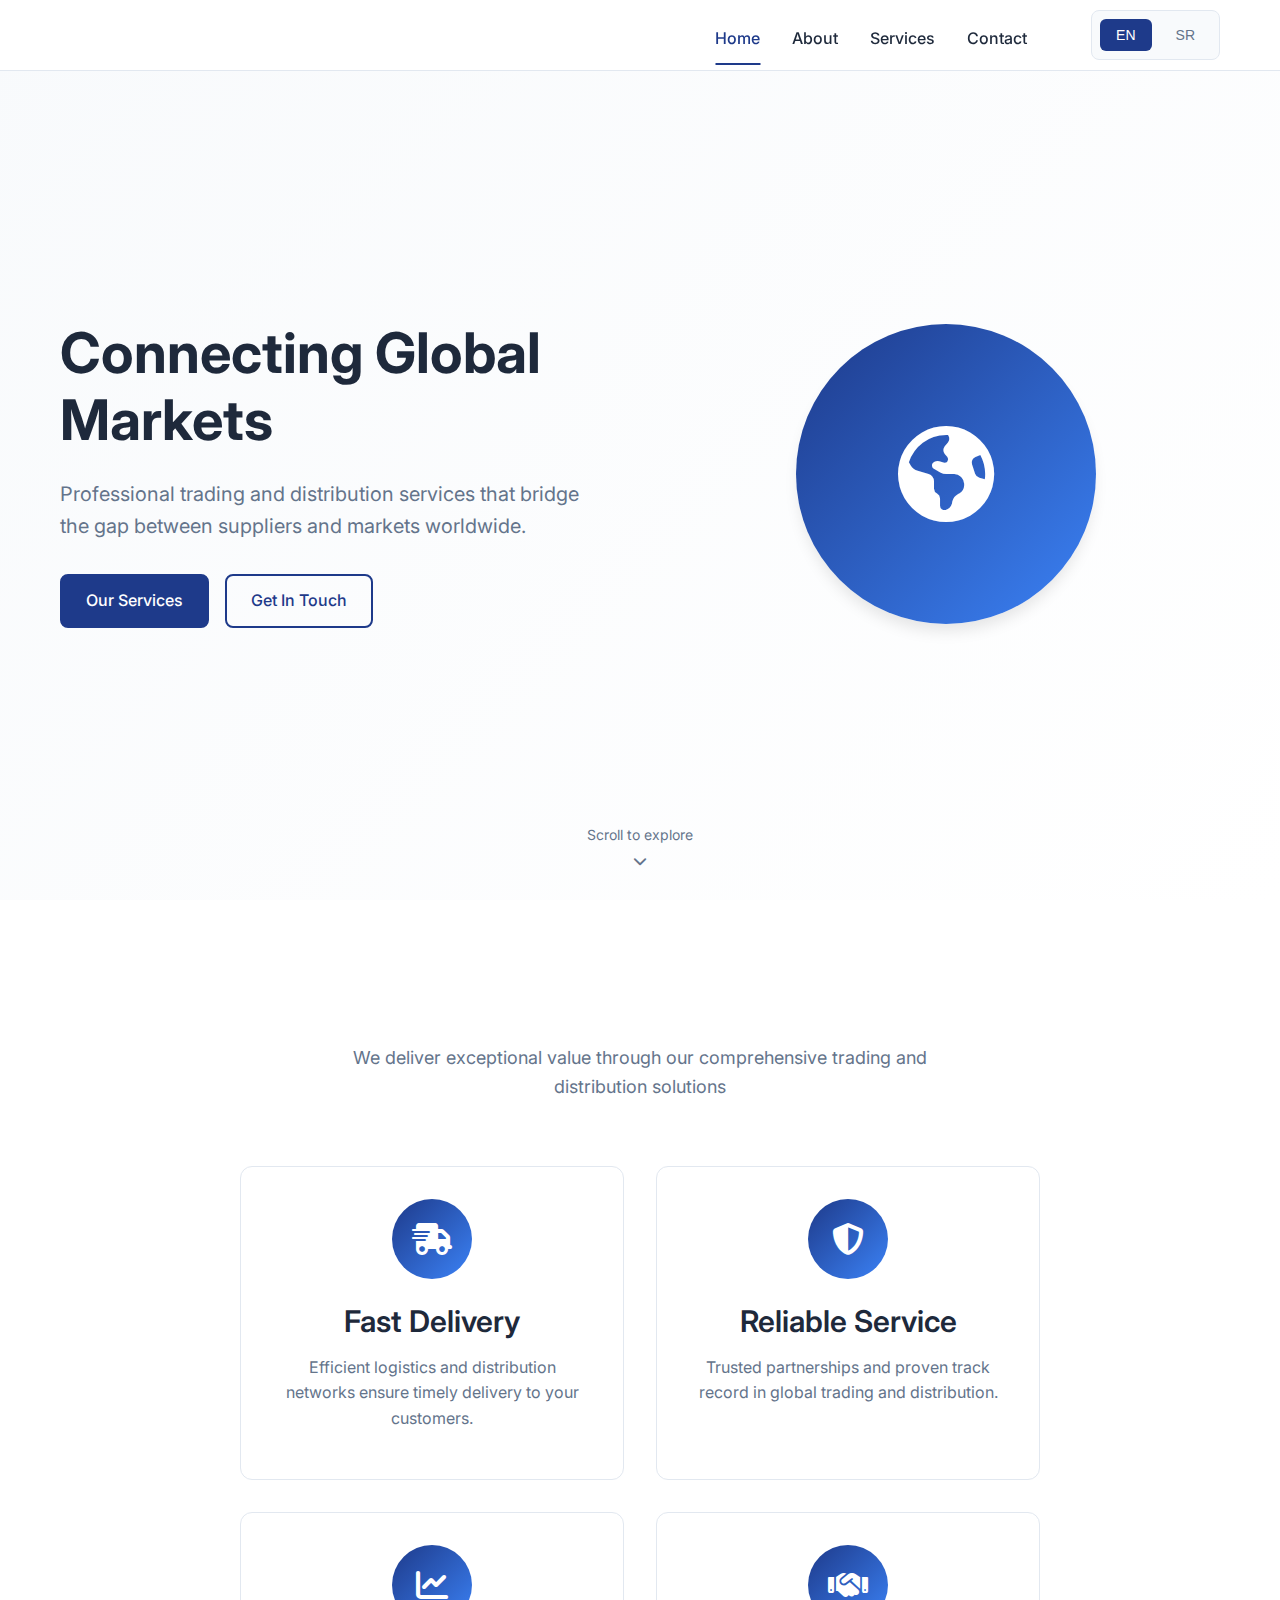
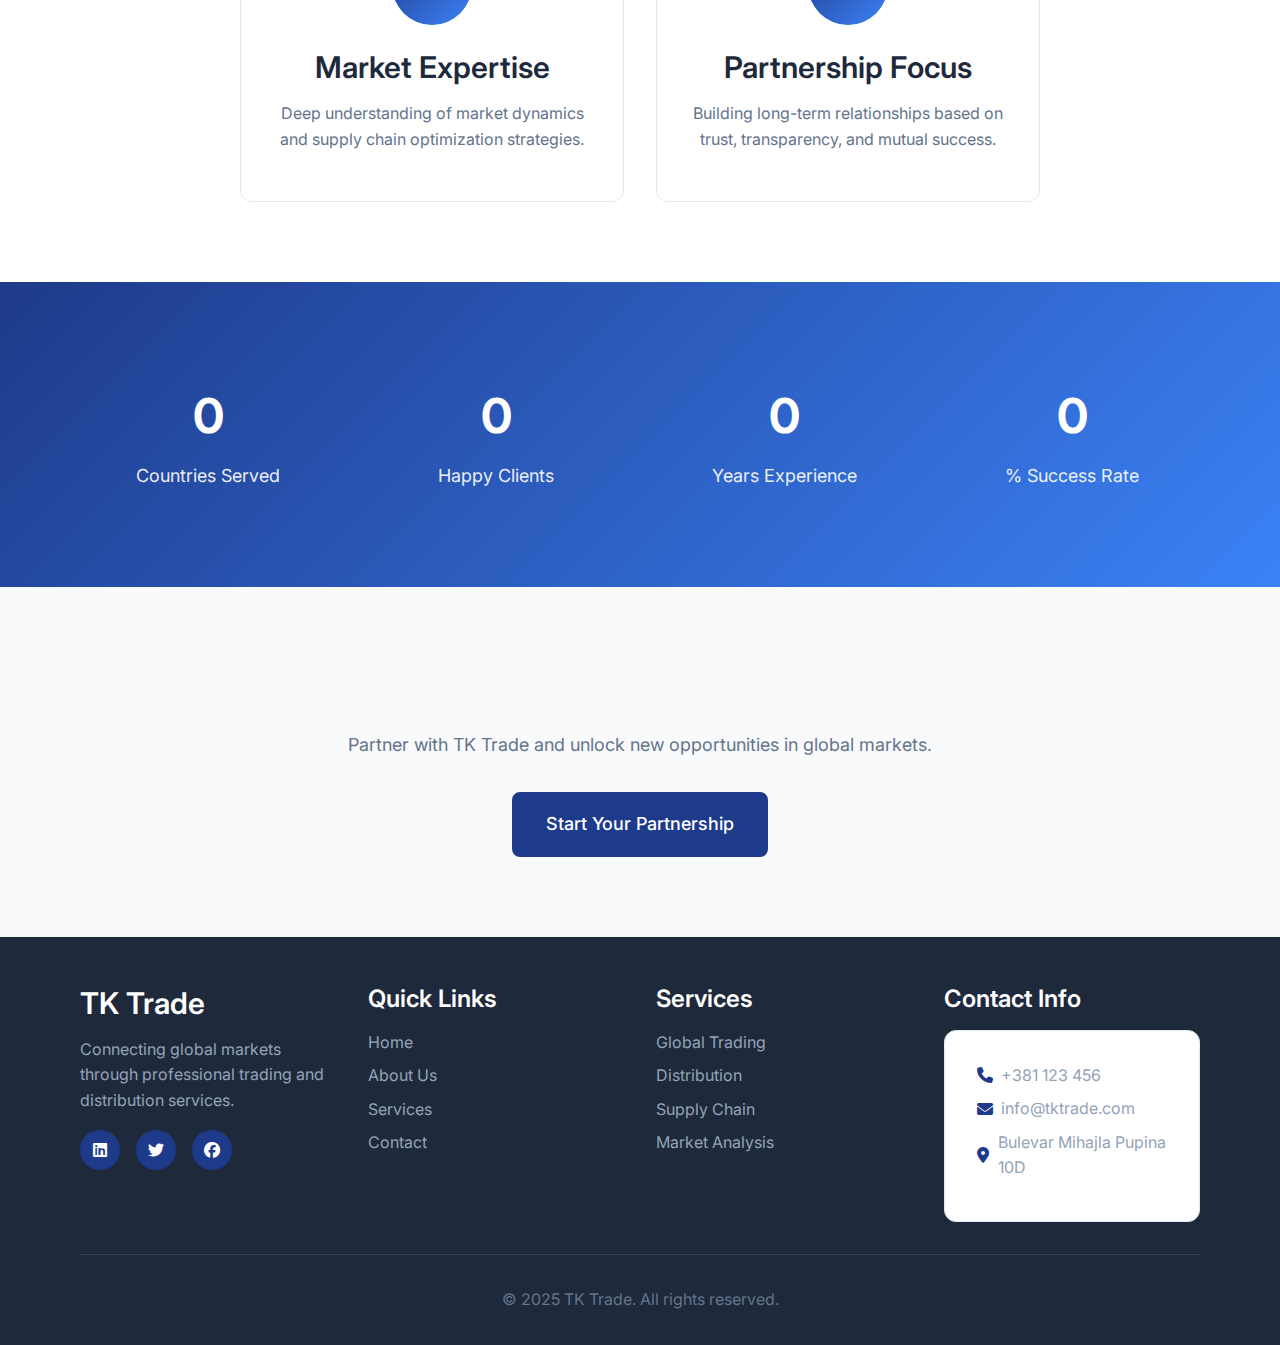
<file: index.html>
<!DOCTYPE html>
<html lang="en">
<head>
    <meta charset="UTF-8">
    <meta name="viewport" content="width=device-width, initial-scale=1.0">
    <meta name="description" content="TK Trade - Professional trading and distribution services with expertise in global markets and supply chain solutions.">
    <meta name="keywords" content="trading, distribution, supply chain, global markets, business solutions">
    <meta name="author" content="TK Trade">
    <title>TK Trade - Professional Trading & Distribution Services</title>
    <link rel="stylesheet" href="styles.css">
    <link rel="preconnect" href="https://fonts.googleapis.com">
    <link rel="preconnect" href="https://fonts.gstatic.com" crossorigin>
    <link href="https://fonts.googleapis.com/css2?family=Inter:wght@300;400;500;600;700&display=swap" rel="stylesheet">
    <link rel="stylesheet" href="https://cdnjs.cloudflare.com/ajax/libs/font-awesome/6.4.0/css/all.min.css">
</head>
<body>
    <!-- Navigation -->
    <nav class="navbar">
        <div class="nav-container">
            <div class="nav-logo">
                <h2>TK Trade</h2>
            </div>
            <div class="nav-menu" id="nav-menu">
                <a href="index.html" class="nav-link active" data-en="Home" data-sr="Početna" style="padding-top: 1rem;">Home</a>
                <a href="about.html" class="nav-link" data-en="About" data-sr="O nama" style="padding-top: 1rem;">About</a>
                <a href="services.html" class="nav-link" data-en="Services" data-sr="Usluge" style="padding-top: 1rem;">Services</a>
                <a href="contact.html" class="nav-link" data-en="Contact" data-sr="Kontakt" style="padding-top: 1rem;">Contact</a>
                <div class="language-toggle">
                    <button class="lang-btn active" data-lang="en">EN</button>
                    <button class="lang-btn" data-lang="sr">SR</button>
                </div>
            </div>
            <div class="nav-toggle" id="nav-toggle">
                <span class="bar"></span>
                <span class="bar"></span>
                <span class="bar"></span>
            </div>
        </div>
    </nav>

    <!-- Hero Section -->
    <section id="home" class="hero">
        <div class="hero-container">
            <div class="hero-content">
                <h1 class="hero-title fade-in" data-en="Connecting Global Markets" data-sr="Povezivanje globalnih tržišta">Connecting Global Markets</h1>
                <p class="hero-subtitle fade-in" data-en="Professional trading and distribution services that bridge the gap between suppliers and markets worldwide." data-sr="Profesionalne usluge trgovine i distribucije koje povezuju dobavljače i tržišta širom sveta.">Professional trading and distribution services that bridge the gap between suppliers and markets worldwide.</p>
                <div class="hero-buttons fade-in">
                    <a href="services.html" class="btn btn-primary" data-en="Our Services" data-sr="Naše usluge">Our Services</a>
                    <a href="contact.html" class="btn btn-secondary" data-en="Get In Touch" data-sr="Kontaktirajte nas">Get In Touch</a>
                </div>
            </div>
            <div class="hero-image">
                <div class="hero-graphic">
                    <i class="fas fa-globe-americas"></i>
                </div>
            </div>
        </div>
        <div class="hero-scroll">
            <div class="scroll-indicator">
                <span data-en="Scroll to explore" data-sr="Skrolujte da istražite">Scroll to explore</span>
                <i class="fas fa-chevron-down"></i>
            </div>
        </div>
    </section>

    <!-- Features Section -->
    <section class="features">
        <div class="container">
            <div class="section-header">
                <h2 data-en="Why Choose TK Trade?" data-sr="Zašto izabrati TK Trade?">Why Choose TK Trade?</h2>
                <p data-en="We deliver exceptional value through our comprehensive trading and distribution solutions" data-sr="Pružamo izuzetnu vrednost kroz naše sveobuhvatne rešenja za trgovinu i distribuciju">We deliver exceptional value through our comprehensive trading and distribution solutions</p>
            </div>
            <div class="features-grid">
                <div class="feature-card">
                    <div class="feature-icon">
                        <i class="fas fa-shipping-fast"></i>
                    </div>
                    <h3 data-en="Fast Delivery" data-sr="Brza dostava">Fast Delivery</h3>
                    <p data-en="Efficient logistics and distribution networks ensure timely delivery to your customers." data-sr="Efikasne logističke i distributivne mreže osiguravaju pravovremenu dostavu vašim kupcima.">Efficient logistics and distribution networks ensure timely delivery to your customers.</p>
                </div>
                <div class="feature-card">
                    <div class="feature-icon">
                        <i class="fas fa-shield-alt"></i>
                    </div>
                    <h3 data-en="Reliable Service" data-sr="Pouzdana usluga">Reliable Service</h3>
                    <p data-en="Trusted partnerships and proven track record in global trading and distribution." data-sr="Poverljiva partnerstva i dokazani rezultati u globalnoj trgovini i distribuciji.">Trusted partnerships and proven track record in global trading and distribution.</p>
                </div>
                <div class="feature-card">
                    <div class="feature-icon">
                        <i class="fas fa-chart-line"></i>
                    </div>
                    <h3 data-en="Market Expertise" data-sr="Tržišna stručnost">Market Expertise</h3>
                    <p data-en="Deep understanding of market dynamics and supply chain optimization strategies." data-sr="Duboko razumevanje tržišne dinamike i strategija optimizacije lanaca snabdevanja.">Deep understanding of market dynamics and supply chain optimization strategies.</p>
                </div>
                <div class="feature-card">
                    <div class="feature-icon">
                        <i class="fas fa-handshake"></i>
                    </div>
                    <h3 data-en="Partnership Focus" data-sr="Fokus na partnerstvo">Partnership Focus</h3>
                    <p data-en="Building long-term relationships based on trust, transparency, and mutual success." data-sr="Izgradnja dugoročnih odnosa zasnovanih na poverenju, transparentnosti i zajedničkom uspehu.">Building long-term relationships based on trust, transparency, and mutual success.</p>
                </div>
            </div>
        </div>
    </section>

    <!-- Stats Section -->
    <section class="stats">
        <div class="container">
            <div class="stats-grid">
                <div class="stat-item">
                    <div class="stat-number" data-target="150">0</div>
                    <div class="stat-label" data-en="Countries Served" data-sr="Zemlje koje opslužujemo">Countries Served</div>
                </div>
                <div class="stat-item">
                    <div class="stat-number" data-target="500">0</div>
                    <div class="stat-label" data-en="Happy Clients" data-sr="Zadovoljni klijenti">Happy Clients</div>
                </div>
                <div class="stat-item">
                    <div class="stat-number" data-target="25">0</div>
                    <div class="stat-label" data-en="Years Experience" data-sr="Godina iskustva">Years Experience</div>
                </div>
                <div class="stat-item">
                    <div class="stat-number" data-target="99">0</div>
                    <div class="stat-label" data-en="% Success Rate" data-sr="% Stopa uspeha">% Success Rate</div>
                </div>
            </div>
        </div>
    </section>

    <!-- CTA Section -->
    <section class="cta">
        <div class="container">
            <div class="cta-content">
                <h2 data-en="Ready to Expand Your Business?" data-sr="Spremni da proširite svoj biznis?">Ready to Expand Your Business?</h2>
                <p data-en="Partner with TK Trade and unlock new opportunities in global markets." data-sr="Partnerstvo sa TK Trade i otključajte nove mogućnosti na globalnim tržištima.">Partner with TK Trade and unlock new opportunities in global markets.</p>
                <a href="contact.html" class="btn btn-primary btn-large" data-en="Start Your Partnership" data-sr="Započnite partnerstvo">Start Your Partnership</a>
            </div>
        </div>
    </section>

    <!-- Footer -->
    <footer class="footer">
        <div class="container">
            <div class="footer-content">
                <div class="footer-section">
                    <h3>TK Trade</h3>
                    <p data-en="Connecting global markets through professional trading and distribution services." data-sr="Povezivanje globalnih tržišta kroz profesionalne usluge trgovine i distribucije.">Connecting global markets through professional trading and distribution services.</p>
                    <div class="social-links">
                        <a href="#"><i class="fab fa-linkedin"></i></a>
                        <a href="#"><i class="fab fa-twitter"></i></a>
                        <a href="#"><i class="fab fa-facebook"></i></a>
                    </div>
                </div>
                <div class="footer-section">
                    <h4 data-en="Quick Links" data-sr="Brze veze">Quick Links</h4>
                    <ul>
                        <li><a href="index.html" data-en="Home" data-sr="Početna">Home</a></li>
                        <li><a href="about.html" data-en="About Us" data-sr="O nama">About Us</a></li>
                        <li><a href="services.html" data-en="Services" data-sr="Usluge">Services</a></li>
                        <li><a href="contact.html" data-en="Contact" data-sr="Kontakt">Contact</a></li>
                    </ul>
                </div>
                <div class="footer-section">
                    <h4 data-en="Services" data-sr="Usluge">Services</h4>
                    <ul>
                        <li><a href="services.html" data-en="Global Trading" data-sr="Globalna trgovina">Global Trading</a></li>
                        <li><a href="services.html" data-en="Distribution" data-sr="Distribucija">Distribution</a></li>
                        <li><a href="services.html" data-en="Supply Chain" data-sr="Lanac snabdevanja">Supply Chain</a></li>
                        <li><a href="services.html" data-en="Market Analysis" data-sr="Analiza tržišta">Market Analysis</a></li>
                    </ul>
                </div>
              <div class="footer-section">
                    <h4 data-en="Contact Info" data-sr="Kontakt informacije">Contact Info</h4>
                    <div class="contact-info">
                        <p><i class="fas fa-phone"></i> +381 123 456</p>
                        <p><i class="fas fa-envelope"></i> info@tktrade.com</p>
                        <p><i class="fas fa-map-marker-alt"></i> Bulevar Mihajla Pupina 10D</p>
                    </div>
                </div>
            </div>
            <div class="footer-bottom">
                <p>&copy; 2025 TK Trade. All rights reserved.</p>
            </div>
        </div>
    </footer>

    <script src="script.js"></script>
</body>
</html>
</file>
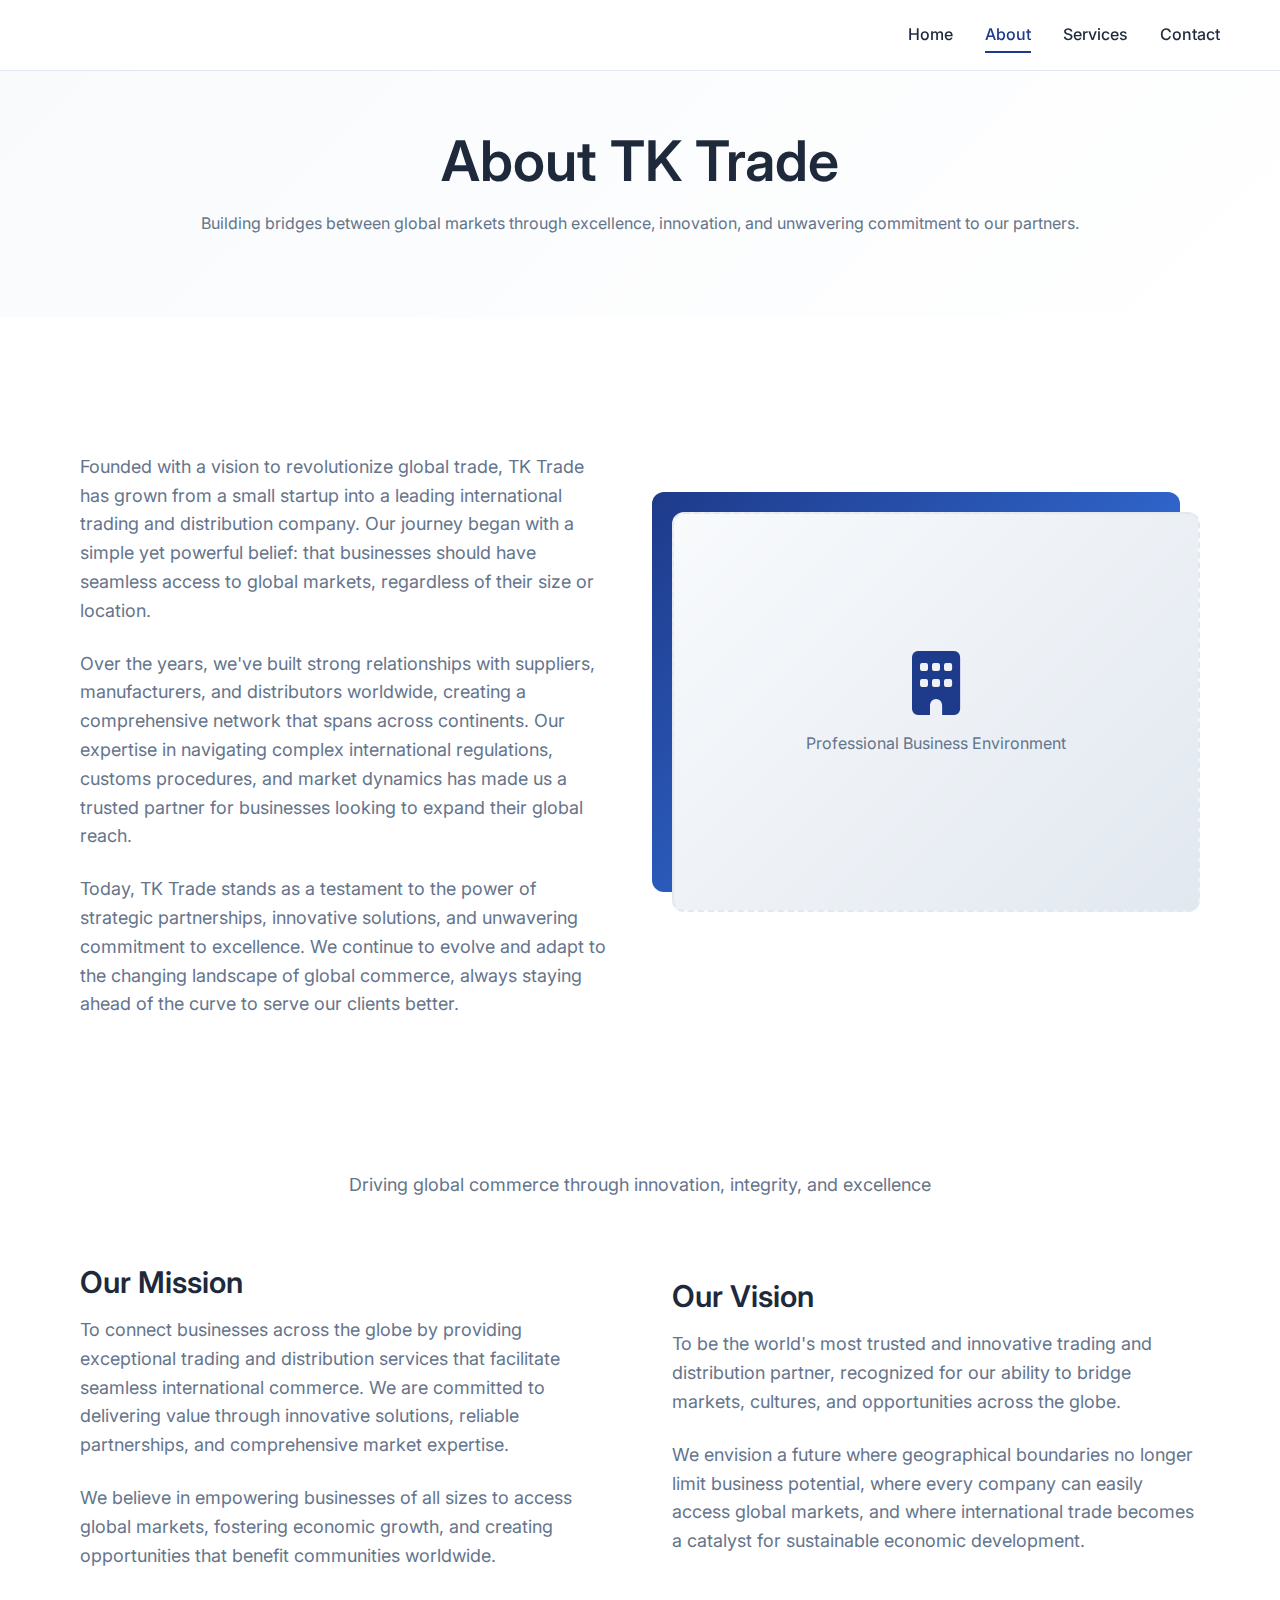
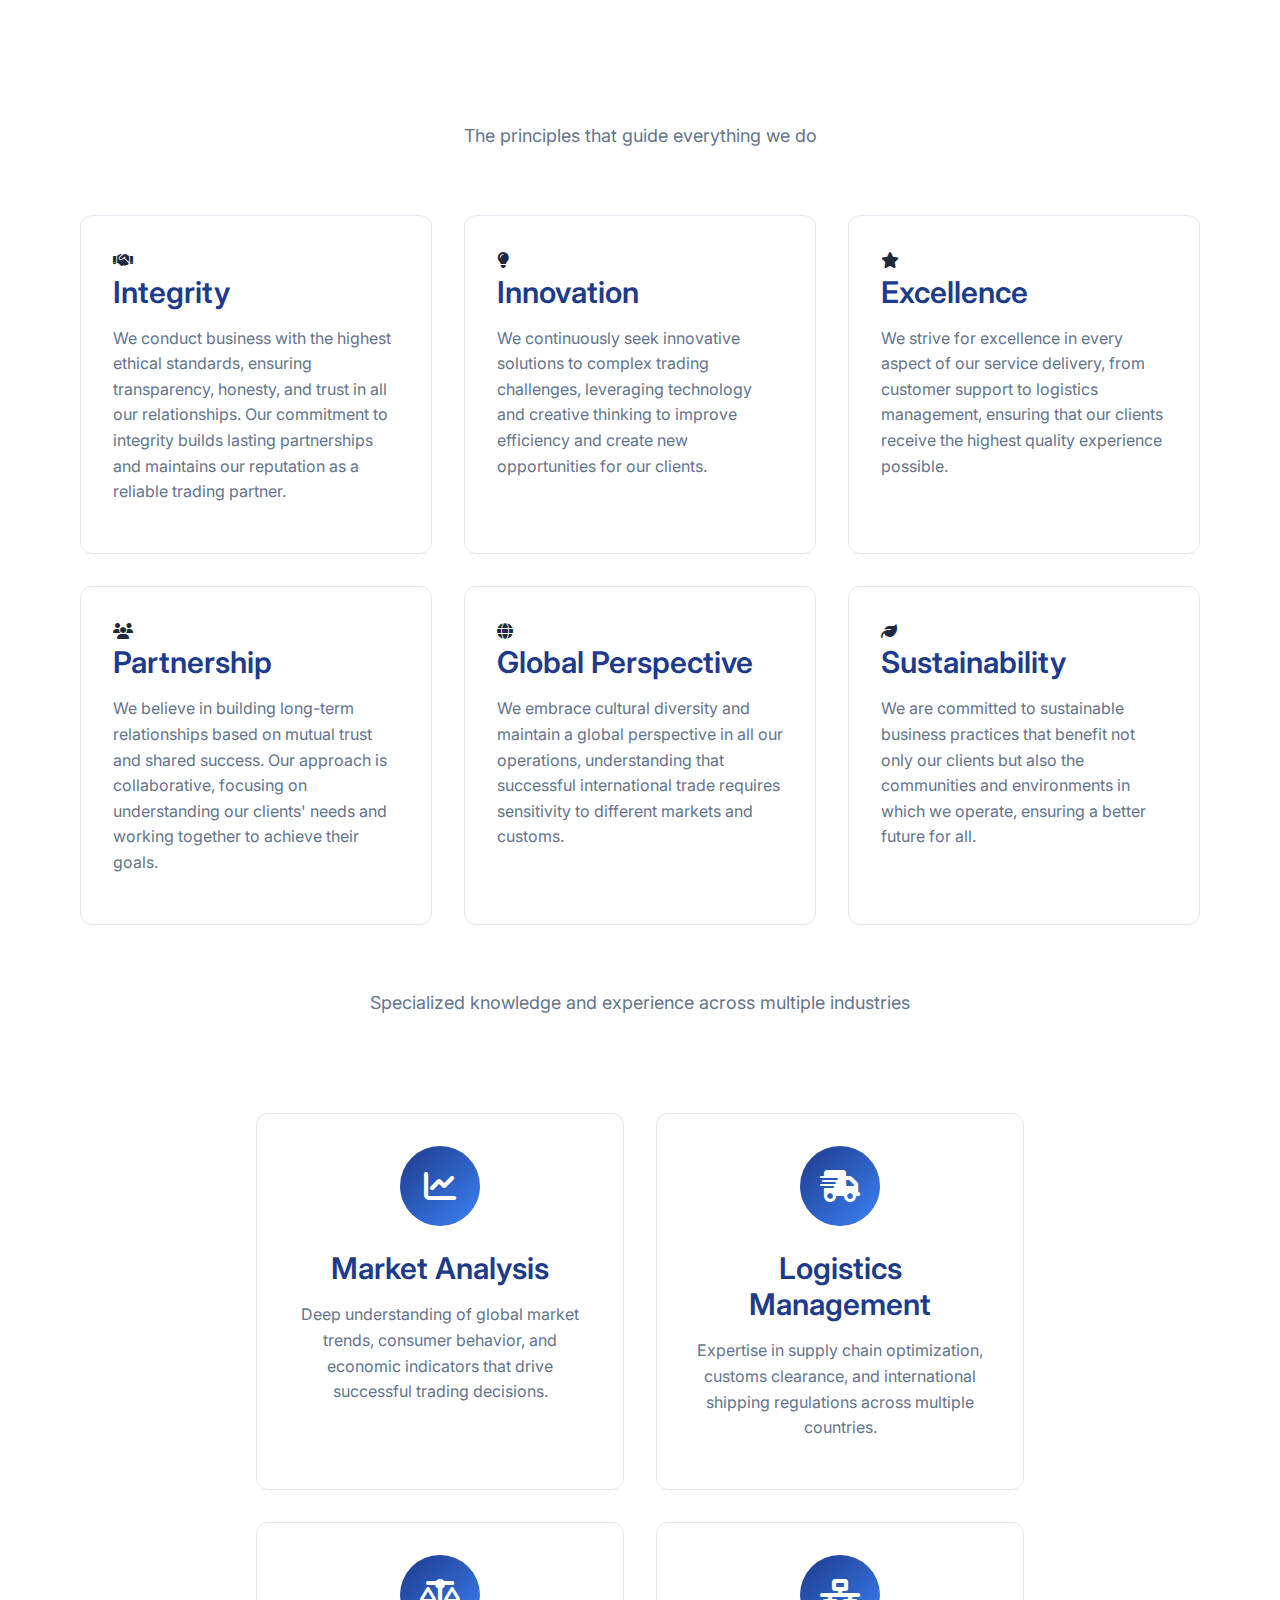
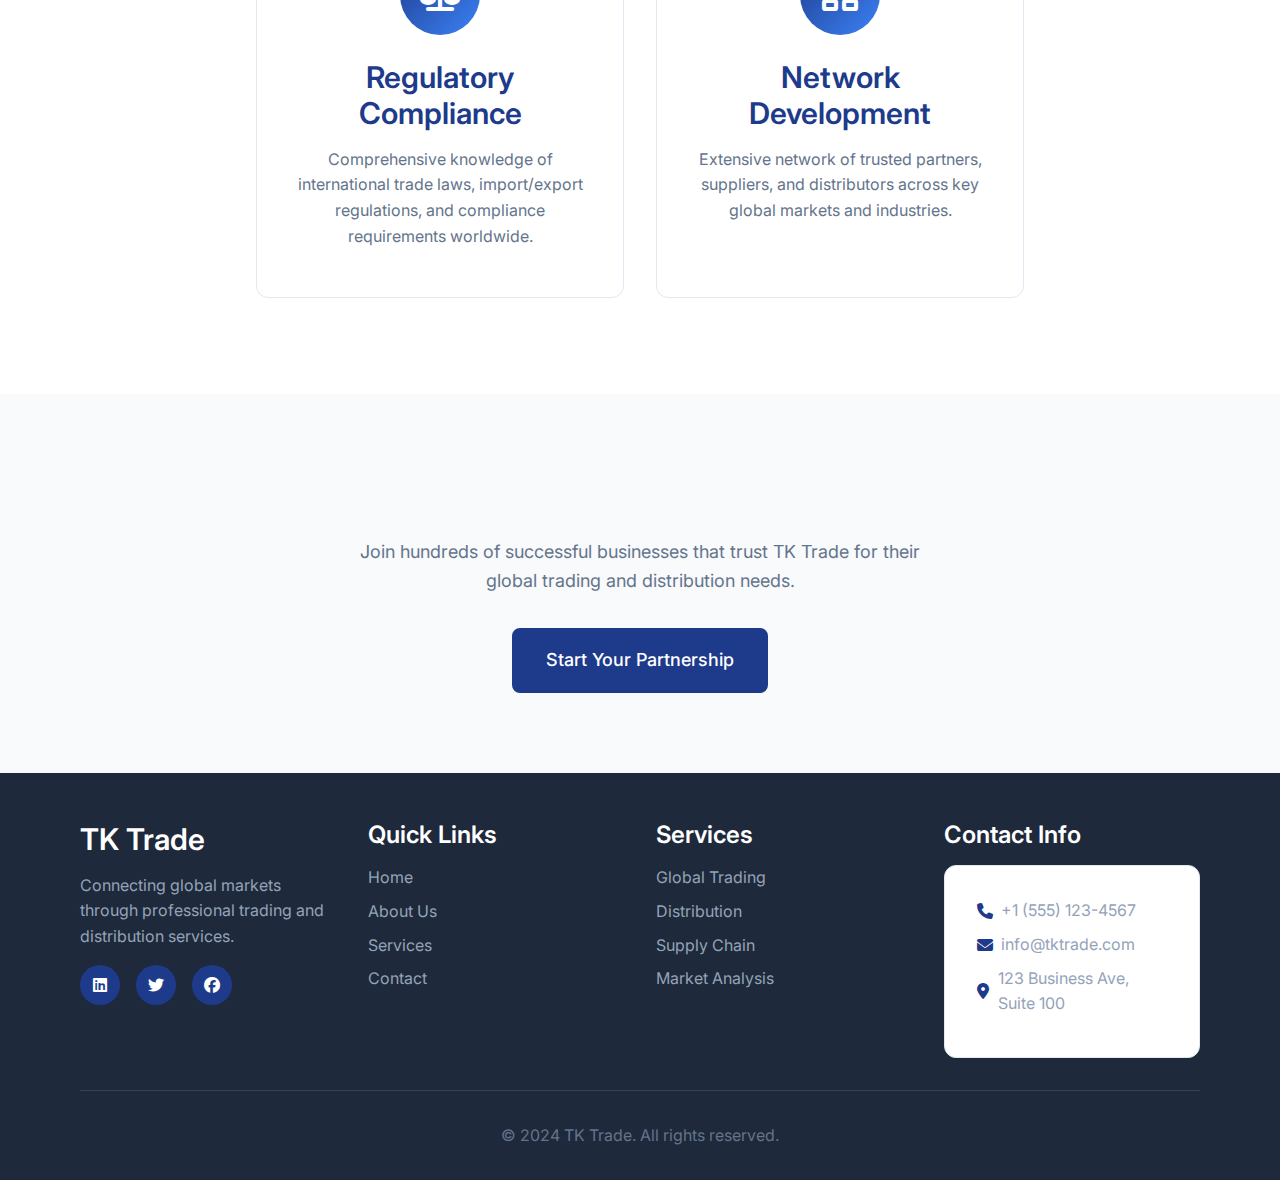
<file: about.html>
<!DOCTYPE html>
<html lang="en">
<head>
    <meta charset="UTF-8">
    <meta name="viewport" content="width=device-width, initial-scale=1.0">
    <meta name="description" content="Learn about TK Trade's mission, values, and expertise in global trading and distribution services. Discover our commitment to excellence and innovation.">
    <meta name="keywords" content="about TK Trade, company mission, trading expertise, distribution services, business values">
    <meta name="author" content="TK Trade">
    <title>About Us - TK Trade | Our Mission & Expertise</title>
    <link rel="stylesheet" href="styles.css">
    <link rel="preconnect" href="https://fonts.googleapis.com">
    <link rel="preconnect" href="https://fonts.gstatic.com" crossorigin>
    <link href="https://fonts.googleapis.com/css2?family=Inter:wght@300;400;500;600;700&display=swap" rel="stylesheet">
    <link rel="stylesheet" href="https://cdnjs.cloudflare.com/ajax/libs/font-awesome/6.4.0/css/all.min.css">
</head>
<body>
    <!-- Navigation -->
    <nav class="navbar">
        <div class="nav-container">
            <div class="nav-logo">
                <h2>TK Trade</h2>
            </div>
            <div class="nav-menu" id="nav-menu">
                <a href="index.html" class="nav-link">Home</a>
                <a href="about.html" class="nav-link active">About</a>
                <a href="services.html" class="nav-link">Services</a>
                <a href="contact.html" class="nav-link">Contact</a>
            </div>
            <div class="nav-toggle" id="nav-toggle">
                <span class="bar"></span>
                <span class="bar"></span>
                <span class="bar"></span>
            </div>
        </div>
    </nav>

    <!-- About Hero Section -->
    <section class="about-hero">
        <div class="container">
            <h1 class="fade-in">About TK Trade</h1>
            <p class="fade-in">Building bridges between global markets through excellence, innovation, and unwavering commitment to our partners.</p>
        </div>
    </section>

    <!-- About Content -->
    <section class="about-content">
        <div class="container">
            <div class="about-grid">
                <div class="about-text">
                    <h2>Our Story</h2>
                    <p>Founded with a vision to revolutionize global trade, TK Trade has grown from a small startup into a leading international trading and distribution company. Our journey began with a simple yet powerful belief: that businesses should have seamless access to global markets, regardless of their size or location.</p>
                    
                    <p>Over the years, we've built strong relationships with suppliers, manufacturers, and distributors worldwide, creating a comprehensive network that spans across continents. Our expertise in navigating complex international regulations, customs procedures, and market dynamics has made us a trusted partner for businesses looking to expand their global reach.</p>
                    
                    <p>Today, TK Trade stands as a testament to the power of strategic partnerships, innovative solutions, and unwavering commitment to excellence. We continue to evolve and adapt to the changing landscape of global commerce, always staying ahead of the curve to serve our clients better.</p>
                </div>
                <div class="about-image">
                    <div class="image-placeholder">
                        <i class="fas fa-building"></i>
                        <p>Professional Business Environment</p>
                    </div>
                </div>
            </div>

            <div class="section-header">
                <h2>Our Mission & Vision</h2>
                <p>Driving global commerce through innovation, integrity, and excellence</p>
            </div>

            <div class="about-grid">
                <div class="about-text">
                    <h3>Our Mission</h3>
                    <p>To connect businesses across the globe by providing exceptional trading and distribution services that facilitate seamless international commerce. We are committed to delivering value through innovative solutions, reliable partnerships, and comprehensive market expertise.</p>
                    
                    <p>We believe in empowering businesses of all sizes to access global markets, fostering economic growth, and creating opportunities that benefit communities worldwide.</p>
                </div>
                <div class="about-text">
                    <h3>Our Vision</h3>
                    <p>To be the world's most trusted and innovative trading and distribution partner, recognized for our ability to bridge markets, cultures, and opportunities across the globe.</p>
                    
                    <p>We envision a future where geographical boundaries no longer limit business potential, where every company can easily access global markets, and where international trade becomes a catalyst for sustainable economic development.</p>
                </div>
            </div>

            <div class="section-header">
                <h2>Our Core Values</h2>
                <p>The principles that guide everything we do</p>
            </div>

            <div class="values-grid">
                <div class="value-card">
                    <div class="value-icon">
                        <i class="fas fa-handshake"></i>
                    </div>
                    <h3>Integrity</h3>
                    <p>We conduct business with the highest ethical standards, ensuring transparency, honesty, and trust in all our relationships. Our commitment to integrity builds lasting partnerships and maintains our reputation as a reliable trading partner.</p>
                </div>

                <div class="value-card">
                    <div class="value-icon">
                        <i class="fas fa-lightbulb"></i>
                    </div>
                    <h3>Innovation</h3>
                    <p>We continuously seek innovative solutions to complex trading challenges, leveraging technology and creative thinking to improve efficiency and create new opportunities for our clients.</p>
                </div>

                <div class="value-card">
                    <div class="value-icon">
                        <i class="fas fa-star"></i>
                    </div>
                    <h3>Excellence</h3>
                    <p>We strive for excellence in every aspect of our service delivery, from customer support to logistics management, ensuring that our clients receive the highest quality experience possible.</p>
                </div>

                <div class="value-card">
                    <div class="value-icon">
                        <i class="fas fa-users"></i>
                    </div>
                    <h3>Partnership</h3>
                    <p>We believe in building long-term relationships based on mutual trust and shared success. Our approach is collaborative, focusing on understanding our clients' needs and working together to achieve their goals.</p>
                </div>

                <div class="value-card">
                    <div class="value-icon">
                        <i class="fas fa-globe"></i>
                    </div>
                    <h3>Global Perspective</h3>
                    <p>We embrace cultural diversity and maintain a global perspective in all our operations, understanding that successful international trade requires sensitivity to different markets and customs.</p>
                </div>

                <div class="value-card">
                    <div class="value-icon">
                        <i class="fas fa-leaf"></i>
                    </div>
                    <h3>Sustainability</h3>
                    <p>We are committed to sustainable business practices that benefit not only our clients but also the communities and environments in which we operate, ensuring a better future for all.</p>
                </div>
            </div>

            <div class="section-header">
                <h2>Our Expertise</h2>
                <p>Specialized knowledge and experience across multiple industries</p>
            </div>

            <div class="expertise-grid">
                <div class="expertise-item">
                    <div class="expertise-icon">
                        <i class="fas fa-chart-line"></i>
                    </div>
                    <h3>Market Analysis</h3>
                    <p>Deep understanding of global market trends, consumer behavior, and economic indicators that drive successful trading decisions.</p>
                </div>

                <div class="expertise-item">
                    <div class="expertise-icon">
                        <i class="fas fa-shipping-fast"></i>
                    </div>
                    <h3>Logistics Management</h3>
                    <p>Expertise in supply chain optimization, customs clearance, and international shipping regulations across multiple countries.</p>
                </div>

                <div class="expertise-item">
                    <div class="expertise-icon">
                        <i class="fas fa-balance-scale"></i>
                    </div>
                    <h3>Regulatory Compliance</h3>
                    <p>Comprehensive knowledge of international trade laws, import/export regulations, and compliance requirements worldwide.</p>
                </div>

                <div class="expertise-item">
                    <div class="expertise-icon">
                        <i class="fas fa-network-wired"></i>
                    </div>
                    <h3>Network Development</h3>
                    <p>Extensive network of trusted partners, suppliers, and distributors across key global markets and industries.</p>
                </div>
            </div>
        </div>
    </section>

    <!-- CTA Section -->
    <section class="cta">
        <div class="container">
            <div class="cta-content">
                <h2>Ready to Partner With Us?</h2>
                <p>Join hundreds of successful businesses that trust TK Trade for their global trading and distribution needs.</p>
                <a href="contact.html" class="btn btn-primary btn-large">Start Your Partnership</a>
            </div>
        </div>
    </section>

    <!-- Footer -->
    <footer class="footer">
        <div class="container">
            <div class="footer-content">
                <div class="footer-section">
                    <h3>TK Trade</h3>
                    <p>Connecting global markets through professional trading and distribution services.</p>
                    <div class="social-links">
                        <a href="#"><i class="fab fa-linkedin"></i></a>
                        <a href="#"><i class="fab fa-twitter"></i></a>
                        <a href="#"><i class="fab fa-facebook"></i></a>
                    </div>
                </div>
                <div class="footer-section">
                    <h4>Quick Links</h4>
                    <ul>
                        <li><a href="index.html">Home</a></li>
                        <li><a href="about.html">About Us</a></li>
                        <li><a href="services.html">Services</a></li>
                        <li><a href="contact.html">Contact</a></li>
                    </ul>
                </div>
                <div class="footer-section">
                    <h4>Services</h4>
                    <ul>
                        <li><a href="services.html">Global Trading</a></li>
                        <li><a href="services.html">Distribution</a></li>
                        <li><a href="services.html">Supply Chain</a></li>
                        <li><a href="services.html">Market Analysis</a></li>
                    </ul>
                </div>
                <div class="footer-section">
                    <h4>Contact Info</h4>
                    <div class="contact-info">
                        <p><i class="fas fa-phone"></i> +1 (555) 123-4567</p>
                        <p><i class="fas fa-envelope"></i> info@tktrade.com</p>
                        <p><i class="fas fa-map-marker-alt"></i> 123 Business Ave, Suite 100</p>
                    </div>
                </div>
            </div>
            <div class="footer-bottom">
                <p>&copy; 2024 TK Trade. All rights reserved.</p>
            </div>
        </div>
    </footer>

    <script src="script.js"></script>
</body>
</html>
</file>
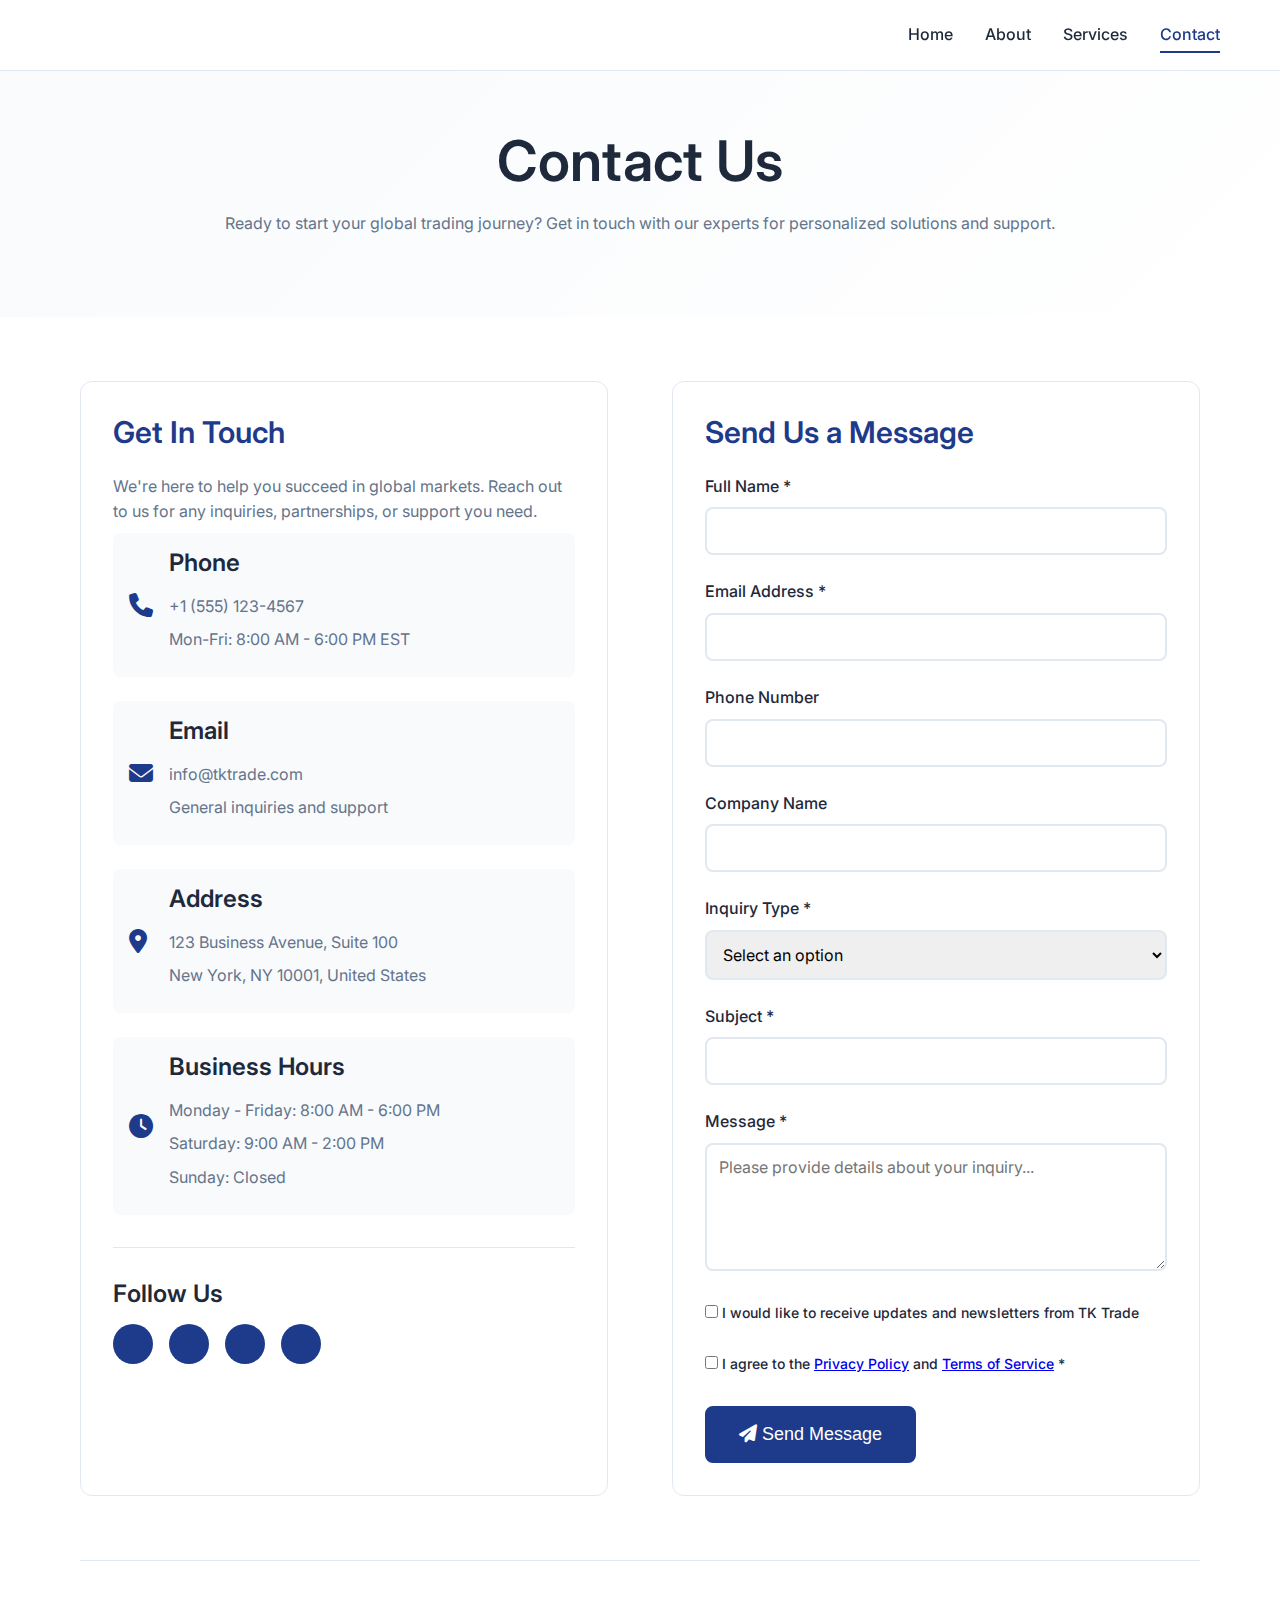
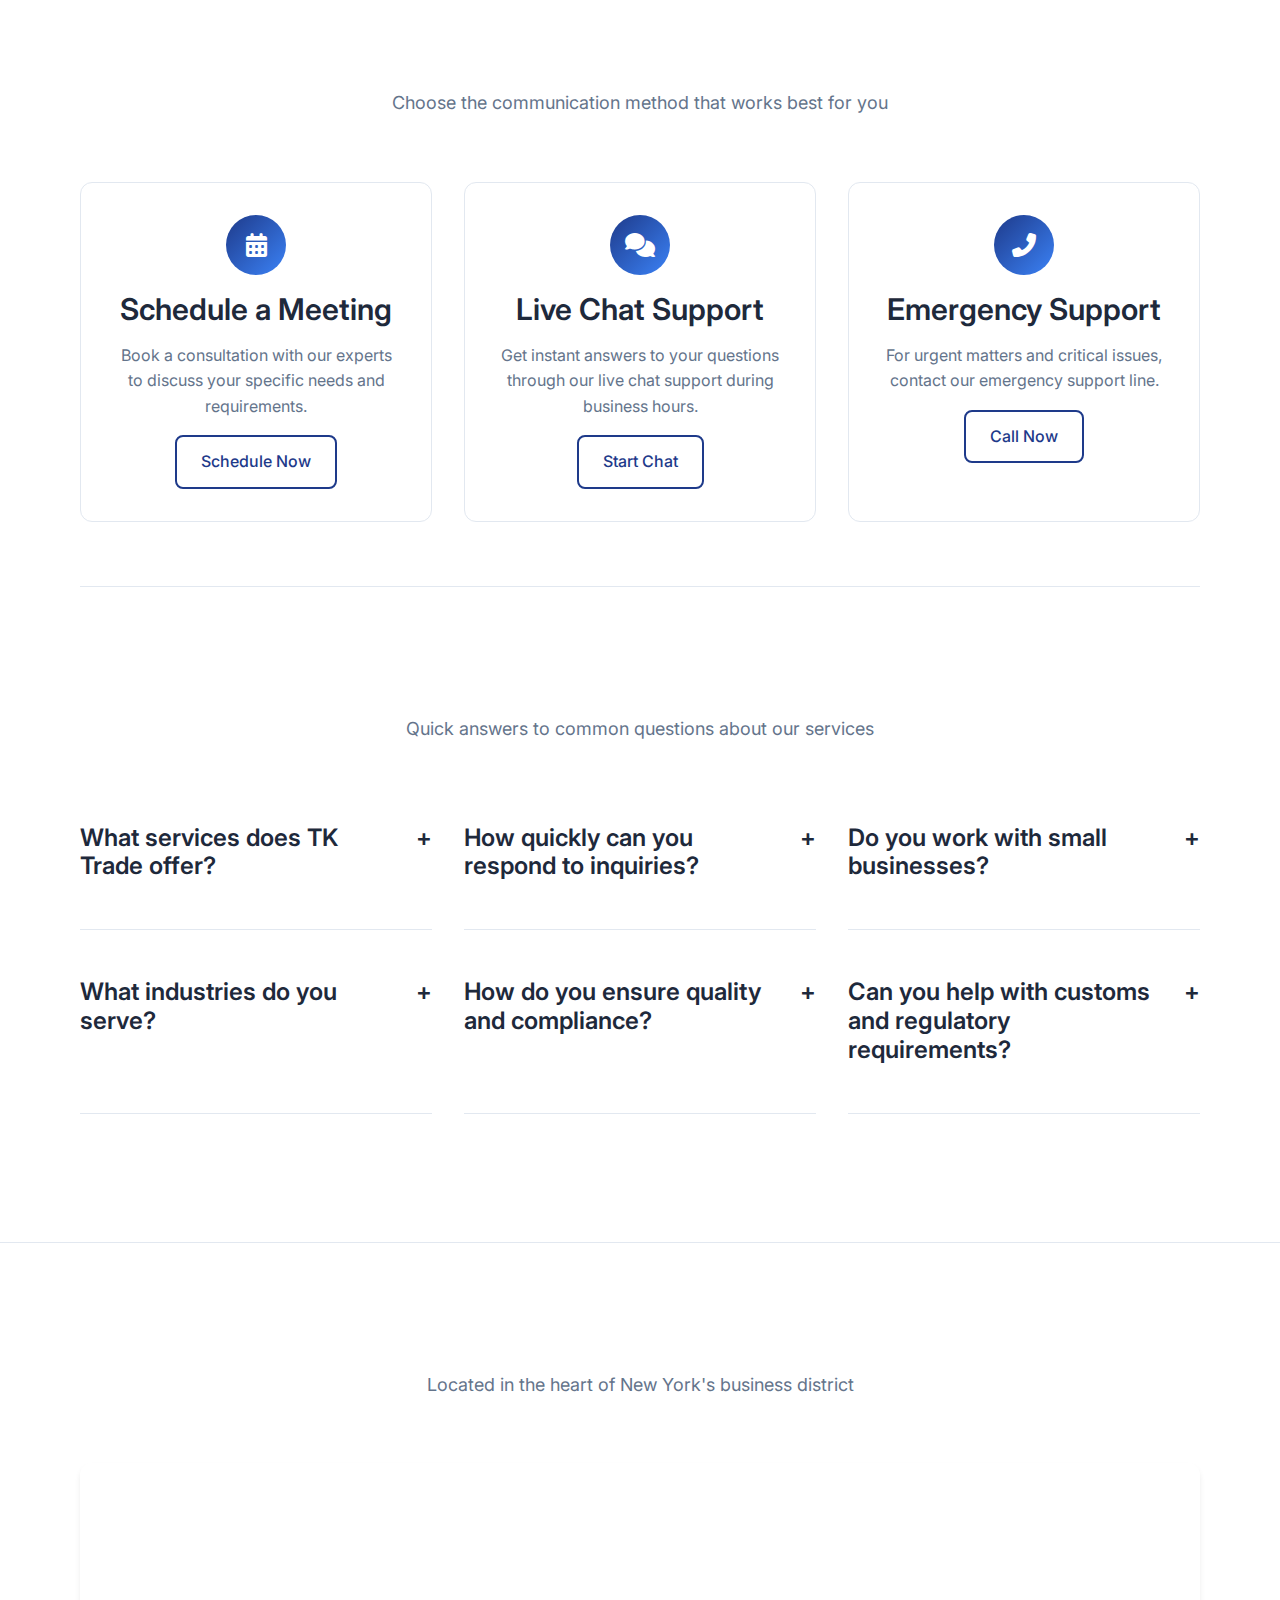
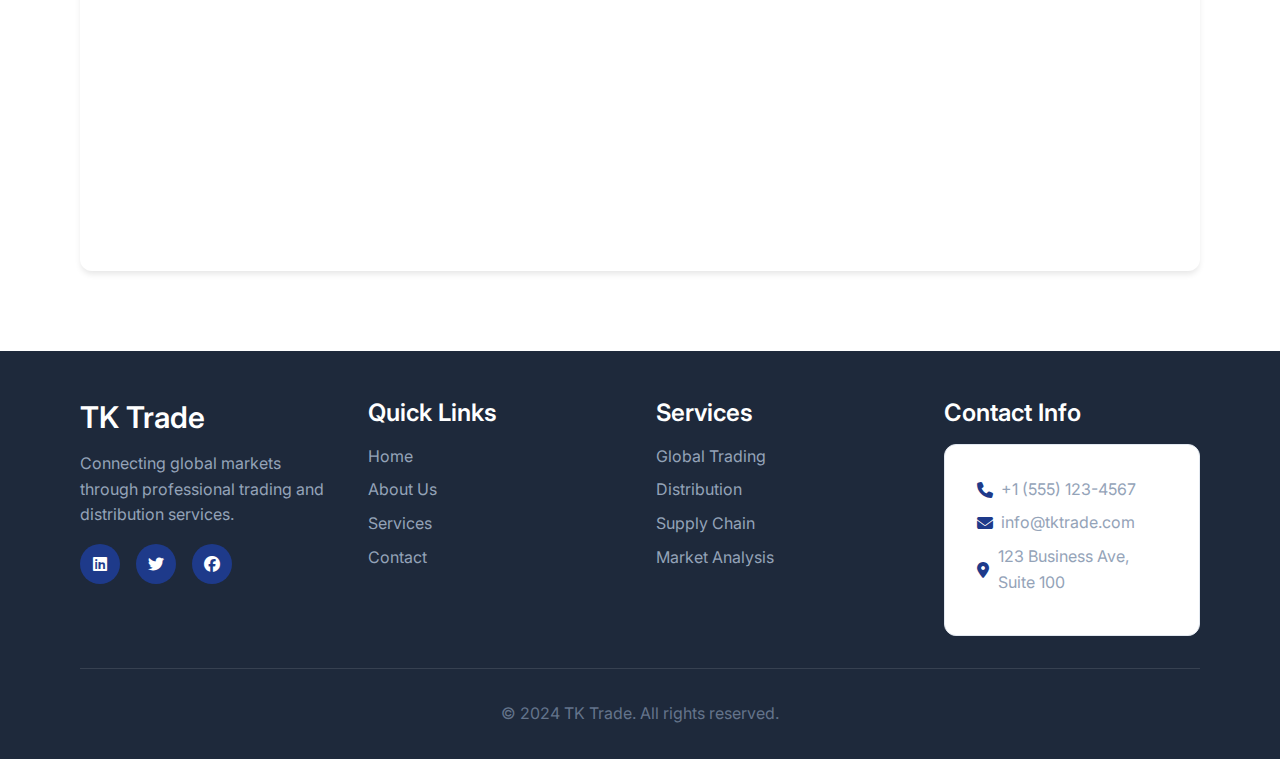
<file: contact.html>
<!DOCTYPE html>
<html lang="en">
<head>
    <meta charset="UTF-8">
    <meta name="viewport" content="width=device-width, initial-scale=1.0">
    <meta name="description" content="Contact TK Trade for professional trading and distribution services. Get in touch with our experts for business inquiries, partnerships, and support.">
    <meta name="keywords" content="contact TK Trade, business inquiry, trading services, distribution solutions, partnership">
    <meta name="author" content="TK Trade">
    <title>Contact Us - TK Trade | Get In Touch With Our Experts</title>
    <link rel="stylesheet" href="styles.css">
    <link rel="preconnect" href="https://fonts.googleapis.com">
    <link rel="preconnect" href="https://fonts.gstatic.com" crossorigin>
    <link href="https://fonts.googleapis.com/css2?family=Inter:wght@300;400;500;600;700&display=swap" rel="stylesheet">
    <link rel="stylesheet" href="https://cdnjs.cloudflare.com/ajax/libs/font-awesome/6.4.0/css/all.min.css">
</head>
<body>
    <!-- Navigation -->
    <nav class="navbar">
        <div class="nav-container">
            <div class="nav-logo">
                <h2>TK Trade</h2>
            </div>
            <div class="nav-menu" id="nav-menu">
                <a href="index.html" class="nav-link">Home</a>
                <a href="about.html" class="nav-link">About</a>
                <a href="services.html" class="nav-link">Services</a>
                <a href="contact.html" class="nav-link active">Contact</a>
            </div>
            <div class="nav-toggle" id="nav-toggle">
                <span class="bar"></span>
                <span class="bar"></span>
                <span class="bar"></span>
            </div>
        </div>
    </nav>

    <!-- Contact Hero Section -->
    <section class="contact-hero">
        <div class="container">
            <h1 class="fade-in">Contact Us</h1>
            <p class="fade-in">Ready to start your global trading journey? Get in touch with our experts for personalized solutions and support.</p>
        </div>
    </section>

    <!-- Contact Content -->
    <section class="contact-content">
        <div class="container">
            <div class="contact-grid">
                <!-- Contact Information -->
                <div class="contact-info">
                    <h3>Get In Touch</h3>
                    <p>We're here to help you succeed in global markets. Reach out to us for any inquiries, partnerships, or support you need.</p>
                    
                    <div class="contact-item">
                        <i class="fas fa-phone"></i>
                        <div>
                            <h4>Phone</h4>
                            <p>+1 (555) 123-4567</p>
                            <p>Mon-Fri: 8:00 AM - 6:00 PM EST</p>
                        </div>
                    </div>

                    <div class="contact-item">
                        <i class="fas fa-envelope"></i>
                        <div>
                            <h4>Email</h4>
                            <p>info@tktrade.com</p>
                            <p>General inquiries and support</p>
                        </div>
                    </div>

                    <div class="contact-item">
                        <i class="fas fa-map-marker-alt"></i>
                        <div>
                            <h4>Address</h4>
                            <p>123 Business Avenue, Suite 100</p>
                            <p>New York, NY 10001, United States</p>
                        </div>
                    </div>

                    <div class="contact-item">
                        <i class="fas fa-clock"></i>
                        <div>
                            <h4>Business Hours</h4>
                            <p>Monday - Friday: 8:00 AM - 6:00 PM</p>
                            <p>Saturday: 9:00 AM - 2:00 PM</p>
                            <p>Sunday: Closed</p>
                        </div>
                    </div>

                    <div class="social-contact">
                        <h4>Follow Us</h4>
                        <div class="social-links">
                            <a href="#" title="LinkedIn"><i class="fab fa-linkedin"></i></a>
                            <a href="#" title="Twitter"><i class="fab fa-twitter"></i></a>
                            <a href="#" title="Facebook"><i class="fab fa-facebook"></i></a>
                            <a href="#" title="Instagram"><i class="fab fa-instagram"></i></a>
                        </div>
                    </div>
                </div>

                <!-- Contact Form -->
                <div class="contact-form">
                    <h3>Send Us a Message</h3>
                    <form id="contactForm" action="#" method="POST">
                        <div class="form-group">
                            <label for="name">Full Name *</label>
                            <input type="text" id="name" name="name" required>
                        </div>

                        <div class="form-group">
                            <label for="email">Email Address *</label>
                            <input type="email" id="email" name="email" required>
                        </div>

                        <div class="form-group">
                            <label for="phone">Phone Number</label>
                            <input type="tel" id="phone" name="phone">
                        </div>

                        <div class="form-group">
                            <label for="company">Company Name</label>
                            <input type="text" id="company" name="company">
                        </div>

                        <div class="form-group">
                            <label for="inquiry-type">Inquiry Type *</label>
                            <select id="inquiry-type" name="inquiry-type" required>
                                <option value="">Select an option</option>
                                <option value="general">General Inquiry</option>
                                <option value="partnership">Partnership Opportunity</option>
                                <option value="services">Service Information</option>
                                <option value="support">Customer Support</option>
                                <option value="quote">Request Quote</option>
                                <option value="other">Other</option>
                            </select>
                        </div>

                        <div class="form-group">
                            <label for="subject">Subject *</label>
                            <input type="text" id="subject" name="subject" required>
                        </div>

                        <div class="form-group">
                            <label for="message">Message *</label>
                            <textarea id="message" name="message" rows="5" required placeholder="Please provide details about your inquiry..."></textarea>
                        </div>

                        <div class="form-group checkbox-group">
                            <label class="checkbox-label">
                                <input type="checkbox" id="newsletter" name="newsletter">
                                <span class="checkmark"></span>
                                I would like to receive updates and newsletters from TK Trade
                            </label>
                        </div>

                        <div class="form-group checkbox-group">
                            <label class="checkbox-label">
                                <input type="checkbox" id="privacy" name="privacy" required>
                                <span class="checkmark"></span>
                                I agree to the <a href="#" target="_blank">Privacy Policy</a> and <a href="#" target="_blank">Terms of Service</a> *
                            </label>
                        </div>

                        <button type="submit" class="btn btn-primary btn-large">
                            <i class="fas fa-paper-plane"></i>
                            Send Message
                        </button>
                    </form>
                </div>
            </div>

            <!-- Additional Contact Options -->
            <div class="contact-options">
                <div class="section-header">
                    <h2>Other Ways to Connect</h2>
                    <p>Choose the communication method that works best for you</p>
                </div>

                <div class="options-grid">
                    <div class="option-card">
                        <div class="option-icon">
                            <i class="fas fa-calendar-alt"></i>
                        </div>
                        <h3>Schedule a Meeting</h3>
                        <p>Book a consultation with our experts to discuss your specific needs and requirements.</p>
                        <a href="#" class="btn btn-secondary">Schedule Now</a>
                    </div>

                    <div class="option-card">
                        <div class="option-icon">
                            <i class="fas fa-comments"></i>
                        </div>
                        <h3>Live Chat Support</h3>
                        <p>Get instant answers to your questions through our live chat support during business hours.</p>
                        <a href="#" class="btn btn-secondary">Start Chat</a>
                    </div>

                    <div class="option-card">
                        <div class="option-icon">
                            <i class="fas fa-phone-alt"></i>
                        </div>
                        <h3>Emergency Support</h3>
                        <p>For urgent matters and critical issues, contact our emergency support line.</p>
                        <a href="tel:+15551234567" class="btn btn-secondary">Call Now</a>
                    </div>
                </div>
            </div>

            <!-- FAQ Section -->
            <div class="faq-section">
                <div class="section-header">
                    <h2>Frequently Asked Questions</h2>
                    <p>Quick answers to common questions about our services</p>
                </div>

                <div class="faq-grid">
                    <div class="faq-item">
                        <h4>What services does TK Trade offer?</h4>
                        <p>We provide comprehensive trading and distribution services including global trading, supply chain management, logistics, market analysis, and business consulting.</p>
                    </div>

                    <div class="faq-item">
                        <h4>How quickly can you respond to inquiries?</h4>
                        <p>We typically respond to all inquiries within 24 hours during business days. For urgent matters, please call our emergency support line.</p>
                    </div>

                    <div class="faq-item">
                        <h4>Do you work with small businesses?</h4>
                        <p>Yes, we work with businesses of all sizes, from startups to large enterprises. We tailor our services to meet your specific needs and budget.</p>
                    </div>

                    <div class="faq-item">
                        <h4>What industries do you serve?</h4>
                        <p>We serve multiple industries including technology, fashion, healthcare, automotive, food & beverage, and home & garden sectors.</p>
                    </div>

                    <div class="faq-item">
                        <h4>How do you ensure quality and compliance?</h4>
                        <p>We maintain strict quality control measures and ensure full compliance with international trade regulations and standards.</p>
                    </div>

                    <div class="faq-item">
                        <h4>Can you help with customs and regulatory requirements?</h4>
                        <p>Absolutely. Our team has extensive experience with customs clearance, documentation, and regulatory compliance across multiple countries.</p>
                    </div>
                </div>
            </div>
        </div>
    </section>

    <!-- Map Section -->
    <section class="map-section">
        <div class="container">
            <div class="section-header">
                <h2>Visit Our Office</h2>
                <p>Located in the heart of New York's business district</p>
            </div>
            <div class="map-container">
                <iframe 
                    src="https://www.google.com/maps/embed?pb=!1m18!1m12!1m3!1d3022.215319073685!2d-74.00601168459395!3d40.75889697932681!2m3!1f0!2f0!3f0!3m2!1i1024!2i768!4f13.1!3m3!1m2!1s0x89c25855c6480299%3A0x55194ec5a1ae072e!2sTimes%20Square%2C%20New%20York%2C%20NY%2010001%2C%20USA!5e0!3m2!1sen!2sus!4v1634567890123!5m2!1sen!2sus" 
                    width="100%" 
                    height="400" 
                    style="border:0;" 
                    allowfullscreen="" 
                    loading="lazy" 
                    referrerpolicy="no-referrer-when-downgrade">
                </iframe>
            </div>
        </div>
    </section>

    <!-- Footer -->
    <footer class="footer">
        <div class="container">
            <div class="footer-content">
                <div class="footer-section">
                    <h3>TK Trade</h3>
                    <p>Connecting global markets through professional trading and distribution services.</p>
                    <div class="social-links">
                        <a href="#"><i class="fab fa-linkedin"></i></a>
                        <a href="#"><i class="fab fa-twitter"></i></a>
                        <a href="#"><i class="fab fa-facebook"></i></a>
                    </div>
                </div>
                <div class="footer-section">
                    <h4>Quick Links</h4>
                    <ul>
                        <li><a href="index.html">Home</a></li>
                        <li><a href="about.html">About Us</a></li>
                        <li><a href="services.html">Services</a></li>
                        <li><a href="contact.html">Contact</a></li>
                    </ul>
                </div>
                <div class="footer-section">
                    <h4>Services</h4>
                    <ul>
                        <li><a href="services.html">Global Trading</a></li>
                        <li><a href="services.html">Distribution</a></li>
                        <li><a href="services.html">Supply Chain</a></li>
                        <li><a href="services.html">Market Analysis</a></li>
                    </ul>
                </div>
                <div class="footer-section">
                    <h4>Contact Info</h4>
                    <div class="contact-info">
                        <p><i class="fas fa-phone"></i> +1 (555) 123-4567</p>
                        <p><i class="fas fa-envelope"></i> info@tktrade.com</p>
                        <p><i class="fas fa-map-marker-alt"></i> 123 Business Ave, Suite 100</p>
                    </div>
                </div>
            </div>
            <div class="footer-bottom">
                <p>&copy; 2024 TK Trade. All rights reserved.</p>
            </div>
        </div>
    </footer>

    <script src="script.js"></script>
</body>
</html>
</file>
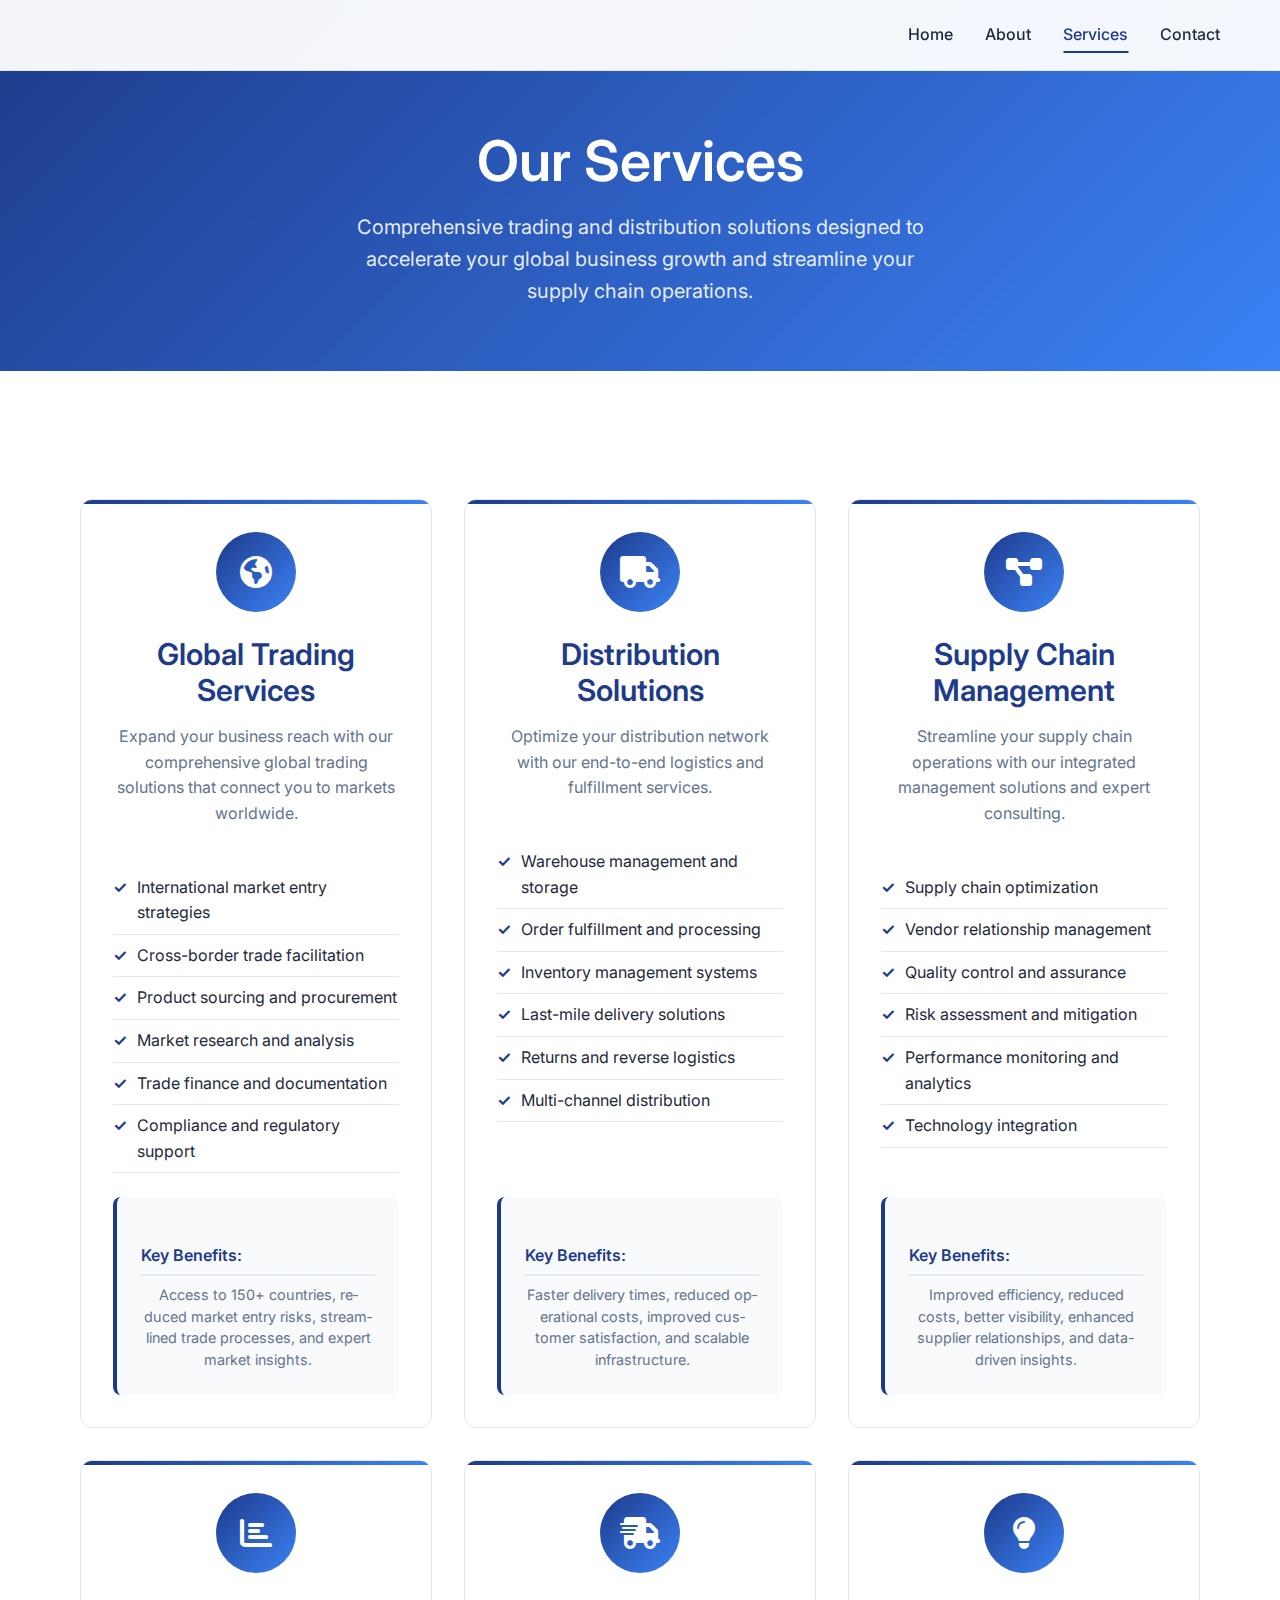
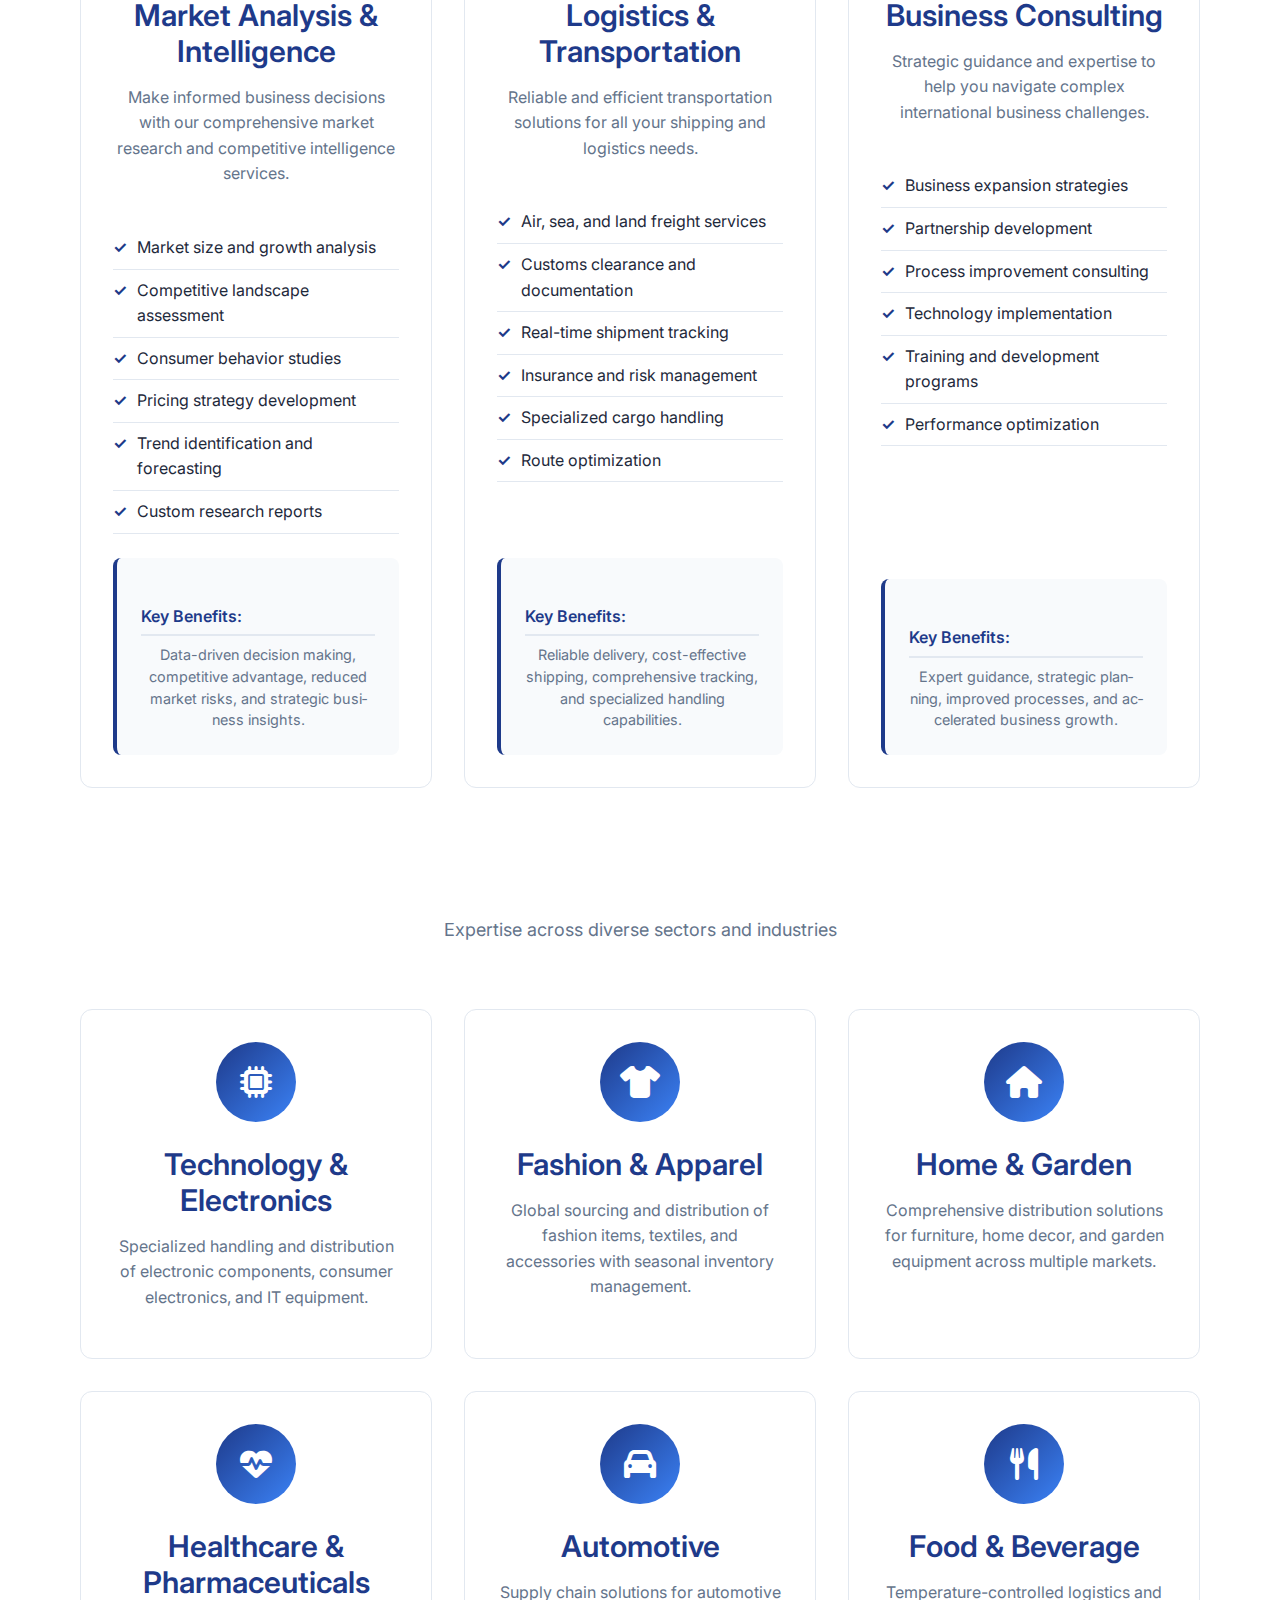
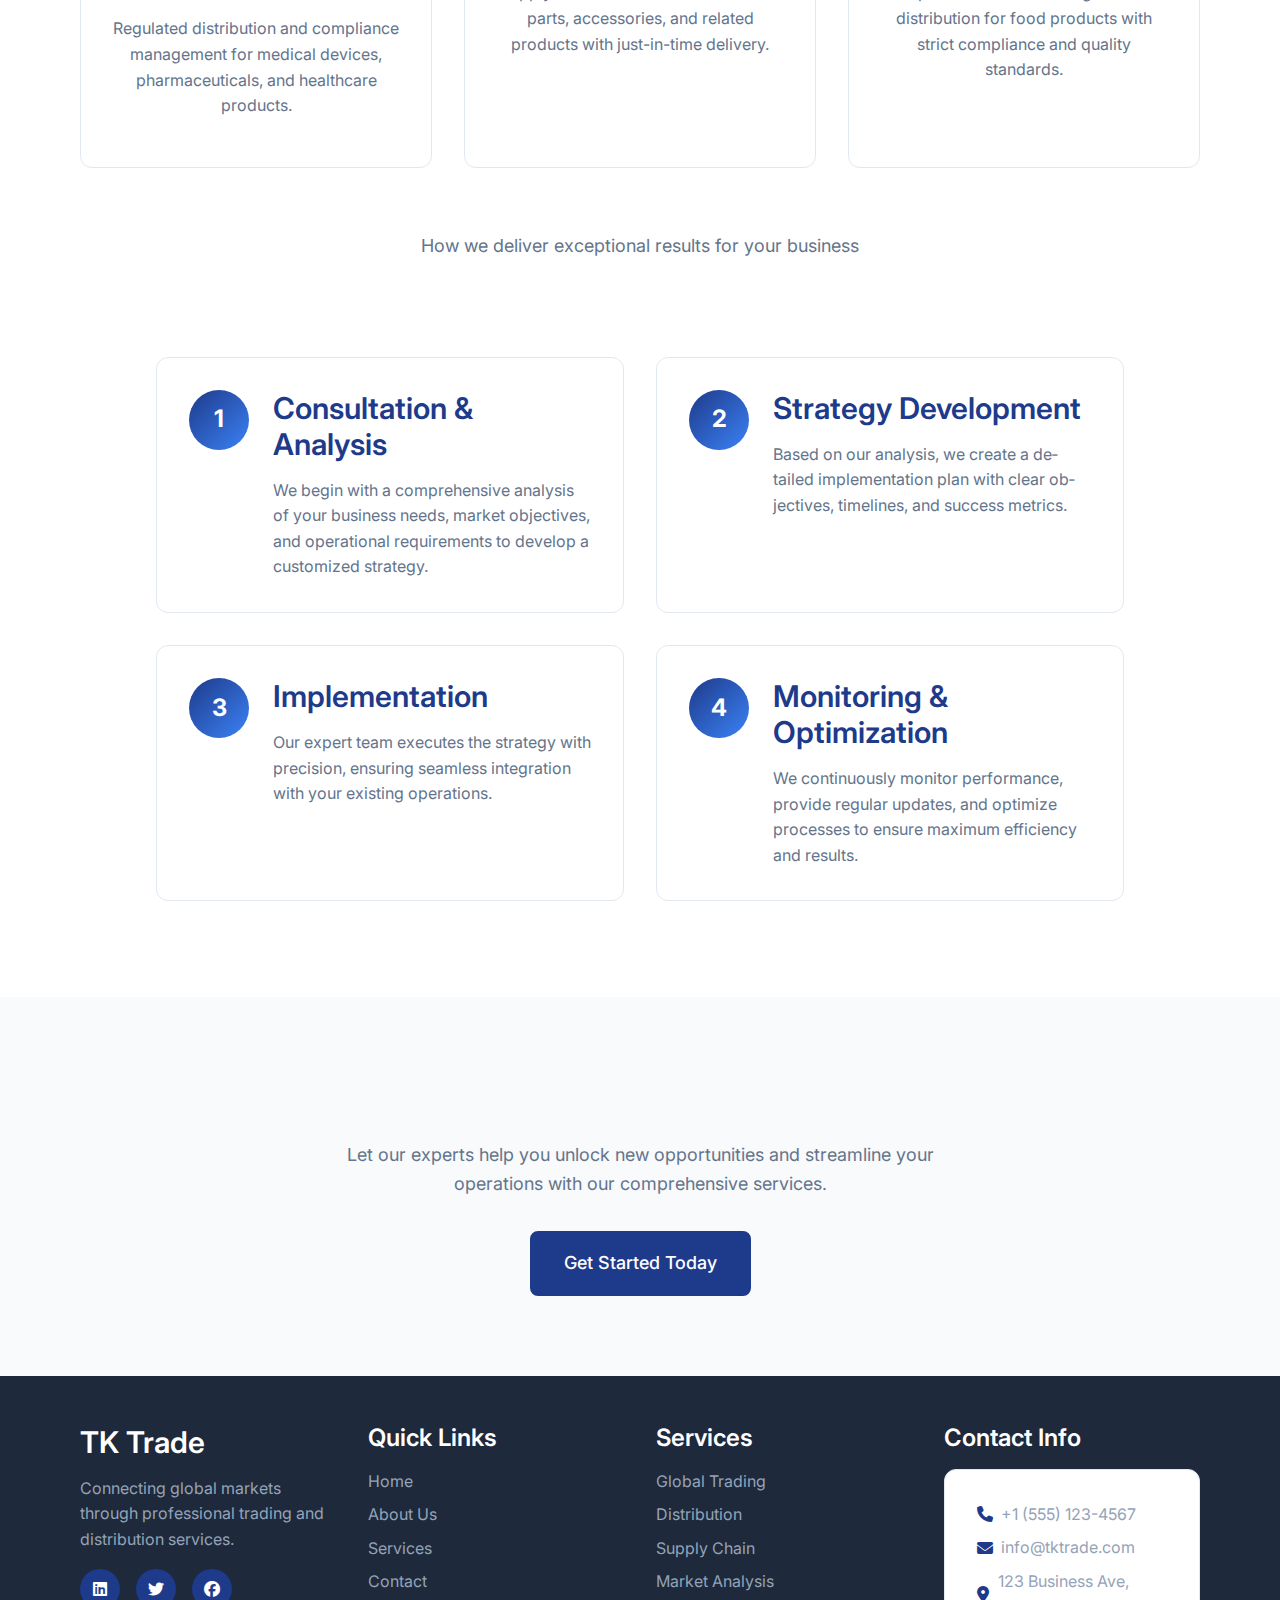
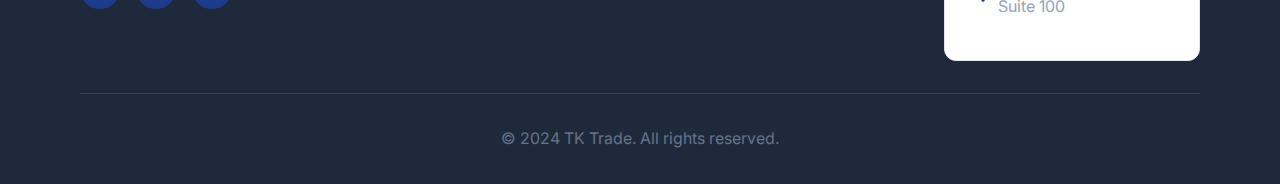
<file: services.html>
<!DOCTYPE html>
<html lang="en">
<head>
    <meta charset="UTF-8">
    <meta name="viewport" content="width=device-width, initial-scale=1.0">
    <meta name="description" content="Discover TK Trade's comprehensive trading and distribution services including global trading, supply chain management, market analysis, and logistics solutions.">
    <meta name="keywords" content="trading services, distribution solutions, supply chain management, global trade, logistics, market analysis">
    <meta name="author" content="TK Trade">
    <title>Our Services - TK Trade | Trading & Distribution Solutions</title>
    <link rel="stylesheet" href="styles.css">
    <link rel="preconnect" href="https://fonts.googleapis.com">
    <link rel="preconnect" href="https://fonts.gstatic.com" crossorigin>
    <link href="https://fonts.googleapis.com/css2?family=Inter:wght@300;400;500;600;700&display=swap" rel="stylesheet">
    <link rel="stylesheet" href="https://cdnjs.cloudflare.com/ajax/libs/font-awesome/6.4.0/css/all.min.css">
</head>
<body>
    <!-- Navigation -->
    <nav class="navbar">
        <div class="nav-container">
            <div class="nav-logo">
                <h2>TK Trade</h2>
            </div>
            <div class="nav-menu" id="nav-menu">
                <a href="index.html" class="nav-link">Home</a>
                <a href="about.html" class="nav-link">About</a>
                <a href="services.html" class="nav-link active">Services</a>
                <a href="contact.html" class="nav-link">Contact</a>
            </div>
            <div class="nav-toggle" id="nav-toggle">
                <span class="bar"></span>
                <span class="bar"></span>
                <span class="bar"></span>
            </div>
        </div>
    </nav>

    <!-- Services Hero Section -->
    <section class="services-hero">
        <div class="container">
            <h1 class="fade-in">Our Services</h1>
            <p class="fade-in">Comprehensive trading and distribution solutions designed to accelerate your global business growth and streamline your supply chain operations.</p>
        </div>
    </section>

    <!-- Services Content -->
    <section class="services-content">
        <div class="container">
            <div class="services-grid">
                <!-- Global Trading Services -->
                <div class="service-card">
                    <div class="service-icon">
                        <i class="fas fa-globe-americas"></i>
                    </div>
                    <h3>Global Trading Services</h3>
                    <p>Expand your business reach with our comprehensive global trading solutions that connect you to markets worldwide.</p>
                    <ul>
                        <li>International market entry strategies</li>
                        <li>Cross-border trade facilitation</li>
                        <li>Product sourcing and procurement</li>
                        <li>Market research and analysis</li>
                        <li>Trade finance and documentation</li>
                        <li>Compliance and regulatory support</li>
                    </ul>
                    <div class="service-benefits">
                        <h4>Key Benefits:</h4>
                        <p>Access to 150+ countries, reduced market entry risks, streamlined trade processes, and expert market insights.</p>
                    </div>
                </div>

                <!-- Distribution Solutions -->
                <div class="service-card">
                    <div class="service-icon">
                        <i class="fas fa-truck"></i>
                    </div>
                    <h3>Distribution Solutions</h3>
                    <p>Optimize your distribution network with our end-to-end logistics and fulfillment services.</p>
                    <ul>
                        <li>Warehouse management and storage</li>
                        <li>Order fulfillment and processing</li>
                        <li>Inventory management systems</li>
                        <li>Last-mile delivery solutions</li>
                        <li>Returns and reverse logistics</li>
                        <li>Multi-channel distribution</li>
                    </ul>
                    <div class="service-benefits">
                        <h4>Key Benefits:</h4>
                        <p>Faster delivery times, reduced operational costs, improved customer satisfaction, and scalable infrastructure.</p>
                    </div>
                </div>

                <!-- Supply Chain Management -->
                <div class="service-card">
                    <div class="service-icon">
                        <i class="fas fa-project-diagram"></i>
                    </div>
                    <h3>Supply Chain Management</h3>
                    <p>Streamline your supply chain operations with our integrated management solutions and expert consulting.</p>
                    <ul>
                        <li>Supply chain optimization</li>
                        <li>Vendor relationship management</li>
                        <li>Quality control and assurance</li>
                        <li>Risk assessment and mitigation</li>
                        <li>Performance monitoring and analytics</li>
                        <li>Technology integration</li>
                    </ul>
                    <div class="service-benefits">
                        <h4>Key Benefits:</h4>
                        <p>Improved efficiency, reduced costs, better visibility, enhanced supplier relationships, and data-driven insights.</p>
                    </div>
                </div>

                <!-- Market Analysis -->
                <div class="service-card">
                    <div class="service-icon">
                        <i class="fas fa-chart-bar"></i>
                    </div>
                    <h3>Market Analysis & Intelligence</h3>
                    <p>Make informed business decisions with our comprehensive market research and competitive intelligence services.</p>
                    <ul>
                        <li>Market size and growth analysis</li>
                        <li>Competitive landscape assessment</li>
                        <li>Consumer behavior studies</li>
                        <li>Pricing strategy development</li>
                        <li>Trend identification and forecasting</li>
                        <li>Custom research reports</li>
                    </ul>
                    <div class="service-benefits">
                        <h4>Key Benefits:</h4>
                        <p>Data-driven decision making, competitive advantage, reduced market risks, and strategic business insights.</p>
                    </div>
                </div>

                <!-- Logistics & Transportation -->
                <div class="service-card">
                    <div class="service-icon">
                        <i class="fas fa-shipping-fast"></i>
                    </div>
                    <h3>Logistics & Transportation</h3>
                    <p>Reliable and efficient transportation solutions for all your shipping and logistics needs.</p>
                    <ul>
                        <li>Air, sea, and land freight services</li>
                        <li>Customs clearance and documentation</li>
                        <li>Real-time shipment tracking</li>
                        <li>Insurance and risk management</li>
                        <li>Specialized cargo handling</li>
                        <li>Route optimization</li>
                    </ul>
                    <div class="service-benefits">
                        <h4>Key Benefits:</h4>
                        <p>Reliable delivery, cost-effective shipping, comprehensive tracking, and specialized handling capabilities.</p>
                    </div>
                </div>

                <!-- Business Consulting -->
                <div class="service-card">
                    <div class="service-icon">
                        <i class="fas fa-lightbulb"></i>
                    </div>
                    <h3>Business Consulting</h3>
                    <p>Strategic guidance and expertise to help you navigate complex international business challenges.</p>
                    <ul>
                        <li>Business expansion strategies</li>
                        <li>Partnership development</li>
                        <li>Process improvement consulting</li>
                        <li>Technology implementation</li>
                        <li>Training and development programs</li>
                        <li>Performance optimization</li>
                    </ul>
                    <div class="service-benefits">
                        <h4>Key Benefits:</h4>
                        <p>Expert guidance, strategic planning, improved processes, and accelerated business growth.</p>
                    </div>
                </div>
            </div>

            <!-- Industries We Serve -->
            <div class="section-header">
                <h2>Industries We Serve</h2>
                <p>Expertise across diverse sectors and industries</p>
            </div>

            <div class="industries-grid">
                <div class="industry-item">
                    <div class="industry-icon">
                        <i class="fas fa-microchip"></i>
                    </div>
                    <h3>Technology & Electronics</h3>
                    <p>Specialized handling and distribution of electronic components, consumer electronics, and IT equipment.</p>
                </div>

                <div class="industry-item">
                    <div class="industry-icon">
                        <i class="fas fa-tshirt"></i>
                    </div>
                    <h3>Fashion & Apparel</h3>
                    <p>Global sourcing and distribution of fashion items, textiles, and accessories with seasonal inventory management.</p>
                </div>

                <div class="industry-item">
                    <div class="industry-icon">
                        <i class="fas fa-home"></i>
                    </div>
                    <h3>Home & Garden</h3>
                    <p>Comprehensive distribution solutions for furniture, home decor, and garden equipment across multiple markets.</p>
                </div>

                <div class="industry-item">
                    <div class="industry-icon">
                        <i class="fas fa-heartbeat"></i>
                    </div>
                    <h3>Healthcare & Pharmaceuticals</h3>
                    <p>Regulated distribution and compliance management for medical devices, pharmaceuticals, and healthcare products.</p>
                </div>

                <div class="industry-item">
                    <div class="industry-icon">
                        <i class="fas fa-car"></i>
                    </div>
                    <h3>Automotive</h3>
                    <p>Supply chain solutions for automotive parts, accessories, and related products with just-in-time delivery.</p>
                </div>

                <div class="industry-item">
                    <div class="industry-icon">
                        <i class="fas fa-utensils"></i>
                    </div>
                    <h3>Food & Beverage</h3>
                    <p>Temperature-controlled logistics and distribution for food products with strict compliance and quality standards.</p>
                </div>
            </div>

            <!-- Process Overview -->
            <div class="section-header">
                <h2>Our Process</h2>
                <p>How we deliver exceptional results for your business</p>
            </div>

            <div class="process-steps">
                <div class="process-step">
                    <div class="step-number">1</div>
                    <div class="step-content">
                        <h3>Consultation & Analysis</h3>
                        <p>We begin with a comprehensive analysis of your business needs, market objectives, and operational requirements to develop a customized strategy.</p>
                    </div>
                </div>

                <div class="process-step">
                    <div class="step-number">2</div>
                    <div class="step-content">
                        <h3>Strategy Development</h3>
                        <p>Based on our analysis, we create a detailed implementation plan with clear objectives, timelines, and success metrics.</p>
                    </div>
                </div>

                <div class="process-step">
                    <div class="step-number">3</div>
                    <div class="step-content">
                        <h3>Implementation</h3>
                        <p>Our expert team executes the strategy with precision, ensuring seamless integration with your existing operations.</p>
                    </div>
                </div>

                <div class="process-step">
                    <div class="step-number">4</div>
                    <div class="step-content">
                        <h3>Monitoring & Optimization</h3>
                        <p>We continuously monitor performance, provide regular updates, and optimize processes to ensure maximum efficiency and results.</p>
                    </div>
                </div>
            </div>
        </div>
    </section>

    <!-- CTA Section -->
    <section class="cta">
        <div class="container">
            <div class="cta-content">
                <h2>Ready to Transform Your Business?</h2>
                <p>Let our experts help you unlock new opportunities and streamline your operations with our comprehensive services.</p>
                <a href="contact.html" class="btn btn-primary btn-large">Get Started Today</a>
            </div>
        </div>
    </section>

    <!-- Footer -->
    <footer class="footer">
        <div class="container">
            <div class="footer-content">
                <div class="footer-section">
                    <h3>TK Trade</h3>
                    <p>Connecting global markets through professional trading and distribution services.</p>
                    <div class="social-links">
                        <a href="#"><i class="fab fa-linkedin"></i></a>
                        <a href="#"><i class="fab fa-twitter"></i></a>
                        <a href="#"><i class="fab fa-facebook"></i></a>
                    </div>
                </div>
                <div class="footer-section">
                    <h4>Quick Links</h4>
                    <ul>
                        <li><a href="index.html">Home</a></li>
                        <li><a href="about.html">About Us</a></li>
                        <li><a href="services.html">Services</a></li>
                        <li><a href="contact.html">Contact</a></li>
                    </ul>
                </div>
                <div class="footer-section">
                    <h4>Services</h4>
                    <ul>
                        <li><a href="services.html">Global Trading</a></li>
                        <li><a href="services.html">Distribution</a></li>
                        <li><a href="services.html">Supply Chain</a></li>
                        <li><a href="services.html">Market Analysis</a></li>
                    </ul>
                </div>
                <div class="footer-section">
                    <h4>Contact Info</h4>
                    <div class="contact-info">
                        <p><i class="fas fa-phone"></i> +1 (555) 123-4567</p>
                        <p><i class="fas fa-envelope"></i> info@tktrade.com</p>
                        <p><i class="fas fa-map-marker-alt"></i> 123 Business Ave, Suite 100</p>
                    </div>
                </div>
            </div>
            <div class="footer-bottom">
                <p>&copy; 2024 TK Trade. All rights reserved.</p>
            </div>
        </div>
    </footer>

    <script src="script.js"></script>
</body>
</html>
</file>
<file: styles.css>
/* Reset and Base Styles */
* {
    margin: 0;
    padding: 0;
    box-sizing: border-box;
}

:root {
    --primary-color: #1e3a8a; /* Royal Blue */
    --secondary-color: #64748b; /* Gray */
    --accent-color: #3b82f6; /* Light Blue */
    --text-dark: #1e293b;
    --text-light: #64748b;
    --text-white: #ffffff;
    --bg-light: #f8fafc;
    --bg-white: #ffffff;
    --border-color: #e2e8f0;
    --shadow: 0 4px 6px -1px rgba(0, 0, 0, 0.1);
    --shadow-lg: 0 10px 15px -3px rgba(0, 0, 0, 0.1);
    --transition: all 0.3s ease;
}

body {
    font-family: 'Inter', sans-serif;
    line-height: 1.6;
    color: var(--text-dark);
    overflow-x: hidden;
}

.container {
    max-width: 1200px;
    margin: 0 auto;
    padding: 0 20px;
}

/* Typography */
h1, h2, h3, h4, h5, h6 {
    font-weight: 600;
    line-height: 1.2;
    margin-bottom: 1rem;
}

h1 { 
    font-size: 3.5rem; 
    opacity: 0;
    transform: translateY(30px);
    animation: fadeInUp 1s ease 0.3s forwards;
}

/* Override animation for H1 elements that already have fade-in class */
h1.fade-in {
    animation: fadeInUp 1s ease 0.2s forwards;
}

/* Override animation for H2 elements that already have fade-in class */
h2.fade-in {
    animation: fadeInUp 0.8s ease 0.2s forwards;
}
h2 { 
    font-size: 2.5rem; 
    opacity: 0;
    transform: translateY(20px);
    animation: fadeInUp 0.8s ease 0.4s forwards;
}
h3 { font-size: 1.875rem; }
h4 { font-size: 1.5rem; }
h5 { font-size: 1.25rem; }
h6 { font-size: 1.125rem; }

p {
    margin-bottom: 1rem;
    color: var(--text-light);
}

/* Buttons */
.btn {
    display: inline-block;
    padding: 12px 24px;
    border-radius: 8px;
    text-decoration: none;
    font-weight: 500;
    transition: var(--transition);
    border: 2px solid transparent;
    cursor: pointer;
    font-size: 1rem;
}

.btn-primary {
    background-color: var(--primary-color);
    color: var(--text-white);
    border-color: var(--primary-color);
}

.btn-primary:hover {
    background-color: transparent;
    color: var(--primary-color);
    transform: translateY(-2px);
    box-shadow: var(--shadow-lg);
}

.btn-secondary {
    background-color: transparent;
    color: var(--primary-color);
    border-color: var(--primary-color);
}

.btn-secondary:hover {
    background-color: var(--primary-color);
    color: var(--text-white);
    transform: translateY(-2px);
}

.btn-large {
    padding: 16px 32px;
    font-size: 1.125rem;
}

/* Navigation */
.navbar {
    position: fixed;
    top: 0;
    width: 100%;
    background-color: rgba(255, 255, 255, 0.95);
    backdrop-filter: blur(10px);
    z-index: 1000;
    transition: var(--transition);
    border-bottom: 1px solid var(--border-color);
}

.nav-container {
    max-width: 1200px;
    margin: 0 auto;
    padding: 0 20px;
    display: flex;
    justify-content: space-between;
    align-items: center;
    height: 70px;
}

.nav-logo h2 {
    color: var(--primary-color);
    margin: 0;
    font-size: 1.75rem;
}

.nav-menu {
    display: flex;
    gap: 2rem;
}

.nav-link {
    text-decoration: none;
    color: var(--text-dark);
    font-weight: 500;
    transition: var(--transition);
    position: relative;
}

.nav-link:hover,
.nav-link.active {
    color: var(--primary-color);
}

.nav-link::after {
    content: '';
    position: absolute;
    bottom: -5px;
    left: 50%;
    transform: translateX(-50%);
    width: 0;
    height: 2px;
    background-color: var(--primary-color);
    transition: var(--transition);
}

.nav-link:hover::after,
.nav-link.active::after {
    width: 100%;
}

.nav-toggle {
    display: none;
    flex-direction: column;
    cursor: pointer;
}

.bar {
    width: 25px;
    height: 3px;
    background-color: var(--text-dark);
    margin: 3px 0;
    transition: var(--transition);
}

/* Language Toggle */
.language-toggle {
    display: flex;
    gap: 0.5rem;
    margin-left: 2rem;
    padding: 0.5rem;
    background-color: var(--bg-light);
    border-radius: 8px;
    border: 1px solid var(--border-color);
}

/* Language switching animation */
.translating {
    opacity: 0;
    transform: translateY(10px);
    transition: opacity 0.3s ease, transform 0.3s ease;
}

.translated {
    opacity: 1;
    transform: translateY(0);
    transition: opacity 0.3s ease, transform 0.3s ease;
}

/* Enhanced animation for headings */
h1.translating,
h2.translating,
h3.translating,
h4.translating,
h5.translating,
h6.translating {
    opacity: 0;
    transform: translateY(15px) scale(0.95);
    transition: opacity 0.4s ease, transform 0.4s ease;
}

h1.translated,
h2.translated,
h3.translated,
h4.translated,
h5.translated,
h6.translated {
    opacity: 1;
    transform: translateY(0) scale(1);
    transition: opacity 0.4s ease, transform 0.4s ease;
}

.lang-btn {
    padding: 0.5rem 1rem;
    border: none;
    background-color: transparent;
    color: var(--text-light);
    font-weight: 500;
    font-size: 0.875rem;
    cursor: pointer;
    border-radius: 6px;
    transition: var(--transition);
}

.lang-btn.active {
    background-color: var(--primary-color);
    color: var(--text-white);
}

.lang-btn:hover:not(.active) {
    background-color: var(--border-color);
    color: var(--text-dark);
}

/* Hero Section */
.hero {
    min-height: 100vh;
    display: flex;
    align-items: center;
    background: linear-gradient(135deg, var(--bg-light) 0%, var(--bg-white) 100%);
    position: relative;
    overflow: hidden;
}

.hero-container {
    max-width: 1200px;
    margin: 0 auto;
    padding: 0 20px;
    display: grid;
    grid-template-columns: 1fr 1fr;
    gap: 4rem;
    align-items: center;
}

.hero-content {
    z-index: 2;
}

.hero-title {
    font-size: 3.5rem;
    font-weight: 700;
    color: var(--text-dark);
    margin-bottom: 1.5rem;
    opacity: 0;
    transform: translateY(30px);
    animation: fadeInUp 1s ease forwards;
}

.hero-subtitle {
    font-size: 1.25rem;
    color: var(--text-light);
    margin-bottom: 2rem;
    opacity: 0;
    transform: translateY(30px);
    animation: fadeInUp 1s ease 0.2s forwards;
}

.hero-buttons {
    display: flex;
    gap: 1rem;
    opacity: 0;
    transform: translateY(30px);
    animation: fadeInUp 1s ease 0.4s forwards;
}

.hero-image {
    display: flex;
    justify-content: center;
    align-items: center;
}

.hero-graphic {
    width: 300px;
    height: 300px;
    background: linear-gradient(135deg, var(--primary-color), var(--accent-color));
    border-radius: 50%;
    display: flex;
    align-items: center;
    justify-content: center;
    animation: float 3s ease-in-out infinite;
    box-shadow: var(--shadow-lg);
}

.hero-graphic i {
    font-size: 6rem;
    color: var(--text-white);
}

.hero-scroll {
    position: absolute;
    bottom: 2rem;
    left: 50%;
    transform: translateX(-50%);
    text-align: center;
}

.scroll-indicator {
    color: var(--text-light);
    font-size: 0.875rem;
    animation: bounce 2s infinite;
}

.scroll-indicator i {
    display: block;
    margin-top: 0.5rem;
}

/* Animations */
@keyframes fadeInUp {
    to {
        opacity: 1;
        transform: translateY(0);
    }
}

@keyframes float {
    0%, 100% { transform: translateY(0px); }
    50% { transform: translateY(-20px); }
}

@keyframes bounce {
    0%, 20%, 50%, 80%, 100% { transform: translateY(0); }
    40% { transform: translateY(-10px); }
    60% { transform: translateY(-5px); }
}

/* Features Section */
.features {
    padding: 5rem 0;
    background-color: var(--bg-white);
}

/* Consistent section spacing */
section {
    padding: 5rem 0;
}

section:first-of-type {
    padding-top: 8rem;
}

/* Ensure consistent container spacing */
.container {
    padding: 0 20px;
}

@media (min-width: 1200px) {
    .container {
        padding: 0 40px;
    }
}

.section-header {
    text-align: center;
    margin-bottom: 4rem;
}

.section-header h2 {
    color: var(--text-dark);
    margin-bottom: 1rem;
}

.section-header p {
    font-size: 1.125rem;
    max-width: 600px;
    margin: 0 auto;
}

.features-grid {
    display: grid;
    grid-template-columns: repeat(2, 1fr);
    gap: 2rem;
    max-width: 800px;
    margin: 0 auto;
}

.feature-card {
    text-align: center;
    padding: 2rem;
    border-radius: 12px;
    transition: var(--transition);
    background-color: var(--bg-white);
    border: 1px solid var(--border-color);
}

.feature-card:hover {
    transform: translateY(-5px);
    box-shadow: var(--shadow-lg);
    border-color: var(--primary-color);
}

.feature-icon {
    width: 80px;
    height: 80px;
    background: linear-gradient(135deg, var(--primary-color), var(--accent-color));
    border-radius: 50%;
    display: flex;
    align-items: center;
    justify-content: center;
    margin: 0 auto 1.5rem;
    transition: var(--transition);
}

.feature-card:hover .feature-icon {
    transform: scale(1.1);
}

.feature-icon i {
    font-size: 2rem;
    color: var(--text-white);
}

.feature-card h3 {
    color: var(--text-dark);
    margin-bottom: 1rem;
}

/* Stats Section */
.stats {
    padding: 5rem 0;
    background: linear-gradient(135deg, var(--primary-color), var(--accent-color));
    color: var(--text-white);
}

.stats-grid {
    display: grid;
    grid-template-columns: repeat(auto-fit, minmax(200px, 1fr));
    gap: 2rem;
    text-align: center;
}

.stat-item {
    padding: 1rem;
}

.stat-number {
    font-size: 3rem;
    font-weight: 700;
    margin-bottom: 0.5rem;
    color: var(--text-white);
}

.stat-label {
    font-size: 1.125rem;
    opacity: 0.9;
}

/* CTA Section */
.cta {
    padding: 5rem 0;
    background-color: var(--bg-light);
    text-align: center;
}

.cta-content h2 {
    color: var(--text-dark);
    margin-bottom: 1rem;
}

.cta-content p {
    font-size: 1.125rem;
    margin-bottom: 2rem;
    max-width: 600px;
    margin-left: auto;
    margin-right: auto;
}

/* Footer */
.footer {
    background-color: var(--text-dark);
    color: var(--text-white);
    padding: 3rem 0 1rem;
}

.footer-content {
    display: grid;
    grid-template-columns: repeat(auto-fit, minmax(250px, 1fr));
    gap: 2rem;
    margin-bottom: 2rem;
}

.footer-section h3,
.footer-section h4 {
    color: var(--text-white);
    margin-bottom: 1rem;
}

.footer-section p {
    color: #94a3b8;
    margin-bottom: 1rem;
}

.footer-section ul {
    list-style: none;
}

.footer-section ul li {
    margin-bottom: 0.5rem;
}

.footer-section ul li a {
    color: #94a3b8;
    text-decoration: none;
    transition: var(--transition);
}

.footer-section ul li a:hover {
    color: var(--text-white);
}

.social-links {
    display: flex;
    gap: 1rem;
    margin-top: 1rem;
}

.social-links a {
    width: 40px;
    height: 40px;
    background-color: var(--primary-color);
    color: var(--text-white);
    border-radius: 50%;
    display: flex;
    align-items: center;
    justify-content: center;
    transition: var(--transition);
    text-decoration: none;
}

.social-links a:hover {
    background-color: var(--accent-color);
    transform: translateY(-2px);
}

.contact-info p {
    display: flex;
    align-items: center;
    gap: 0.5rem;
    margin-bottom: 0.5rem;
}

.contact-info i {
    color: var(--primary-color);
    width: 16px;
}

.footer-bottom {
    text-align: center;
    padding-top: 2rem;
    border-top: 1px solid #374151;
    color: #94a3b8;
}

/* About Page Styles */
.about-hero {
    padding: 8rem 0 4rem;
    background: linear-gradient(135deg, var(--bg-light) 0%, var(--bg-white) 100%);
    text-align: center;
}

.about-content {
    padding: 4rem 0;
}

.about-grid {
    display: grid;
    grid-template-columns: 1fr 1fr;
    gap: 4rem;
    align-items: center;
    margin-bottom: 4rem;
}

.about-text h2 {
    color: var(--text-dark);
    margin-bottom: 1.5rem;
}

.about-text p {
    font-size: 1.125rem;
    margin-bottom: 1.5rem;
}

.about-image {
    position: relative;
}

.about-image::before {
    content: '';
    position: absolute;
    top: -20px;
    left: -20px;
    right: 20px;
    bottom: 20px;
    background: linear-gradient(135deg, var(--primary-color), var(--accent-color));
    border-radius: 12px;
    z-index: -1;
}

.about-image img {
    width: 100%;
    height: 400px;
    object-fit: cover;
    border-radius: 12px;
}

.values-grid {
    display: grid;
    grid-template-columns: repeat(auto-fit, minmax(300px, 1fr));
    gap: 2rem;
    margin-top: 3rem;
}

.value-card {
    padding: 2rem;
    background-color: var(--bg-white);
    border-radius: 12px;
    border: 1px solid var(--border-color);
    transition: var(--transition);
}

.value-card:hover {
    transform: translateY(-5px);
    box-shadow: var(--shadow-lg);
}

.value-card h3 {
    color: var(--primary-color);
    margin-bottom: 1rem;
}

/* Services Page Styles */
.services-hero {
    padding: 8rem 0 4rem;
    background: linear-gradient(135deg, var(--primary-color), var(--accent-color));
    color: var(--text-white);
    text-align: center;
}

.services-hero h1 {
    color: var(--text-white);
    margin-bottom: 1rem;
}

.services-hero p {
    color: rgba(255, 255, 255, 0.9);
    font-size: 1.25rem;
    max-width: 600px;
    margin: 0 auto;
}

.services-grid {
    display: grid;
    grid-template-columns: repeat(auto-fit, minmax(350px, 1fr));
    gap: 2rem;
    padding: 4rem 0;
}

.service-card {
    background-color: var(--bg-white);
    border-radius: 12px;
    padding: 2rem;
    border: 1px solid var(--border-color);
    transition: var(--transition);
    position: relative;
    overflow: hidden;
    display: flex;
    flex-direction: column;
    min-height: 600px;
}

.service-card::before {
    content: '';
    position: absolute;
    top: 0;
    left: 0;
    width: 100%;
    height: 4px;
    background: linear-gradient(135deg, var(--primary-color), var(--accent-color));
}

.service-card:hover {
    transform: translateY(-5px);
    box-shadow: var(--shadow-lg);
}

.service-card h3 {
    color: var(--primary-color);
    margin-bottom: 1rem;
}

.service-card ul {
    list-style: none;
    margin-top: 1rem;
}

.service-card ul li {
    padding: 0.5rem 0;
    border-bottom: 1px solid var(--border-color);
    position: relative;
    padding-left: 1.5rem;
}

.service-card ul li:before {
    content: '✓';
    position: absolute;
    left: 0;
    color: var(--primary-color);
    font-weight: bold;
}

.service-card h4 {
    color: var(--primary-color);
    margin: 1.5rem 0 1rem 0;
    font-size: 1.25rem;
    font-weight: 600;
    border-bottom: 2px solid var(--border-color);
    padding-bottom: 0.5rem;
}

.service-card ul li strong {
    color: var(--text-dark);
    font-weight: 600;
}

/* Contact Page Styles */
.contact-hero {
    padding: 8rem 0 4rem;
    background: linear-gradient(135deg, var(--bg-light) 0%, var(--bg-white) 100%);
    text-align: center;
}

.contact-content {
    padding: 4rem 0;
}

.contact-grid {
    display: grid;
    grid-template-columns: 1fr 1fr;
    gap: 4rem;
}

.contact-info {
    background-color: var(--bg-white);
    padding: 2rem;
    border-radius: 12px;
    border: 1px solid var(--border-color);
}

.contact-info h3 {
    color: var(--primary-color);
    margin-bottom: 1.5rem;
}

.contact-info .contact-item {
    display: flex;
    align-items: center;
    gap: 1rem;
    margin-bottom: 1.5rem;
    padding: 1rem;
    background-color: var(--bg-light);
    border-radius: 8px;
    transition: var(--transition);
}

.contact-info .contact-item:hover {
    background-color: var(--primary-color);
    color: var(--text-white);
}

.contact-info .contact-item i {
    font-size: 1.5rem;
    color: var(--primary-color);
    width: 24px;
}

.contact-info .contact-item:hover i {
    color: var(--text-white);
}

.contact-form {
    background-color: var(--bg-white);
    padding: 2rem;
    border-radius: 12px;
    border: 1px solid var(--border-color);
}

.contact-form h3 {
    color: var(--primary-color);
    margin-bottom: 1.5rem;
}

.form-group {
    margin-bottom: 1.5rem;
}

.form-group label {
    display: block;
    margin-bottom: 0.5rem;
    font-weight: 500;
    color: var(--text-dark);
}

.form-group input,
.form-group textarea,
.form-group select {
    width: 100%;
    padding: 12px;
    border: 2px solid var(--border-color);
    border-radius: 8px;
    font-size: 1rem;
    transition: var(--transition);
    font-family: inherit;
}

.form-group input:focus,
.form-group textarea:focus,
.form-group select:focus {
    outline: none;
    border-color: var(--primary-color);
    box-shadow: 0 0 0 3px rgba(30, 58, 138, 0.1);
}

.form-group textarea {
    resize: vertical;
    min-height: 120px;
}

.map-container {
    margin-top: 3rem;
    border-radius: 12px;
    overflow: hidden;
    box-shadow: var(--shadow);
}

.map-container iframe {
    width: 100%;
    height: 400px;
    border: none;
}

/* Responsive Design */
@media (max-width: 768px) {
    .nav-menu {
        position: fixed;
        left: -100%;
        top: 70px;
        flex-direction: column;
        background-color: var(--bg-white);
        width: 100%;
        text-align: center;
        transition: 0.3s;
        box-shadow: var(--shadow);
        padding: 2rem 0;
    }

    .nav-menu.active {
        left: 0;
    }

    .nav-toggle {
        display: flex;
    }

    .nav-toggle.active .bar:nth-child(2) {
        opacity: 0;
    }

    .nav-toggle.active .bar:nth-child(1) {
        transform: translateY(8px) rotate(45deg);
    }

    .nav-toggle.active .bar:nth-child(3) {
        transform: translateY(-8px) rotate(-45deg);
    }

    .language-toggle {
        margin-left: 0;
        margin-top: 1rem;
        justify-content: center;
    }

    .hero-container {
        grid-template-columns: 1fr;
        text-align: center;
        gap: 2rem;
        padding: 0 15px;
    }

    .hero-title {
        font-size: 2.5rem;
    }

    .hero-buttons {
        flex-direction: column;
        align-items: center;
    }

    .hero-graphic {
        width: 250px;
        height: 250px;
    }

    .hero-graphic i {
        font-size: 4rem;
    }

    .features-grid {
        grid-template-columns: 1fr;
        gap: 1.5rem;
        max-width: none;
    }

    .stats-grid {
        grid-template-columns: repeat(2, 1fr);
        gap: 1.5rem;
    }

    .about-grid,
    .contact-grid {
        grid-template-columns: 1fr;
        gap: 2rem;
    }

    .services-grid {
        grid-template-columns: 1fr;
        gap: 1.5rem;
    }

    .values-grid,
    .expertise-grid,
    .industries-grid {
        grid-template-columns: 1fr;
        gap: 1.5rem;
    }

    .process-steps {
        grid-template-columns: 1fr;
        gap: 1.5rem;
        max-width: none;
        margin-left: 0;
        margin-right: 0;
        margin-top: 3rem;
    }

    .process-step {
        flex-direction: column;
        text-align: center;
        gap: 1rem;
    }

    .step-number {
        align-self: center;
    }

    h1 { font-size: 2.5rem; }
    h2 { font-size: 2rem; }
    h3 { font-size: 1.5rem; }
    
    /* Consistent section spacing on mobile */
    section {
        padding: 3rem 0;
    }
    
    section:first-of-type {
        padding-top: 6rem;
    }
}

@media (max-width: 480px) {
    .container {
        padding: 0 15px;
    }

    .hero-title {
        font-size: 2rem;
    }

    .hero-subtitle {
        font-size: 1rem;
    }

    .stats-grid {
        grid-template-columns: 1fr;
    }

    .feature-card,
    .service-card,
    .contact-form,
    .contact-info,
    .value-card,
    .expertise-item,
    .industry-item,
    .process-step {
        padding: 1.5rem;
    }

    /* Even smaller spacing on very small screens */
    section {
        padding: 2rem 0;
    }
    
    section:first-of-type {
        padding-top: 5rem;
    }

    .section-header {
        margin-bottom: 2rem;
    }

    .values-grid,
    .expertise-grid,
    .industries-grid,
    .process-steps {
        gap: 1rem;
    }
    
    .expertise-grid {
        padding: 1rem 0.5rem;
        grid-template-columns: 1fr;
        max-width: none;
        margin-left: 0;
        margin-right: 0;
        margin-top: 3rem;
    }
}

/* Scroll Animations */
.fade-in {
    opacity: 0;
    transform: translateY(30px);
    transition: all 0.6s ease;
}

.fade-in.visible {
    opacity: 1;
    transform: translateY(0);
}

/* Loading Animation */
.loading {
    opacity: 0;
    animation: fadeIn 0.5s ease forwards;
}

@keyframes fadeIn {
    to {
        opacity: 1;
    }
}

/* About Page Additional Styles */
.image-placeholder {
    width: 100%;
    height: 400px;
    background: linear-gradient(135deg, var(--bg-light), var(--border-color));
    border-radius: 12px;
    display: flex;
    flex-direction: column;
    align-items: center;
    justify-content: center;
    color: var(--text-light);
    border: 2px dashed var(--border-color);
}

.image-placeholder i {
    font-size: 4rem;
    margin-bottom: 1rem;
    color: var(--primary-color);
}

.expertise-grid {
    display: grid;
    grid-template-columns: repeat(2, 1fr);
    gap: 2rem;
    margin-top: 4rem;
    padding: 2rem 1rem;
    max-width: 800px;
    margin-left: auto;
    margin-right: auto;
}

.expertise-item {
    text-align: center;
    padding: 2rem;
    background-color: var(--bg-white);
    border-radius: 12px;
    border: 1px solid var(--border-color);
    transition: var(--transition);
}

.expertise-item:hover {
    transform: translateY(-5px);
    box-shadow: var(--shadow-lg);
}

.expertise-icon {
    width: 80px;
    height: 80px;
    background: linear-gradient(135deg, var(--primary-color), var(--accent-color));
    border-radius: 50%;
    display: flex;
    align-items: center;
    justify-content: center;
    margin: 0 auto 1.5rem;
    transition: var(--transition);
}

.expertise-item:hover .expertise-icon {
    transform: scale(1.1);
}

.expertise-icon i {
    font-size: 2rem;
    color: var(--text-white);
}

.expertise-item h3 {
    color: var(--primary-color);
    margin-bottom: 1rem;
}

/* Services Page Additional Styles */
.services-content {
    padding: 4rem 0;
}

.service-icon {
    width: 80px;
    height: 80px;
    background: linear-gradient(135deg, var(--primary-color), var(--accent-color));
    border-radius: 50%;
    display: flex;
    align-items: center;
    justify-content: center;
    margin: 0 auto 1.5rem;
    transition: var(--transition);
}

.service-card:hover .service-icon {
    transform: scale(1.1);
}

.service-icon i {
    font-size: 2rem;
    color: var(--text-white);
}

.service-card h3 {
    color: var(--primary-color);
    margin-bottom: 1rem;
    text-align: center;
}

.service-card p {
    text-align: center;
    margin-bottom: 1.5rem;
}

.service-card ul {
    margin-bottom: 1.5rem;
}

.service-benefits {
    background-color: var(--bg-light);
    padding: 1.5rem;
    border-radius: 8px;
    border-left: 4px solid var(--primary-color);
    overflow: hidden;
    word-wrap: break-word;
    overflow-wrap: break-word;
    hyphens: auto;
    min-height: 120px;
    display: flex;
    flex-direction: column;
    margin-top: auto;
}

.service-benefits h4 {
    color: var(--primary-color);
    margin-bottom: 0.5rem;
    font-size: 1rem;
    font-weight: 600;
    word-wrap: break-word;
    overflow-wrap: break-word;
    hyphens: auto;
    line-height: 1.3;
    flex-shrink: 0;
}

.service-benefits p {
    font-size: 0.9rem;
    margin: 0;
    line-height: 1.5;
    word-wrap: break-word;
    overflow-wrap: break-word;
    hyphens: auto;
    flex-grow: 1;
}

.industries-grid {
    display: grid;
    grid-template-columns: repeat(auto-fit, minmax(300px, 1fr));
    gap: 2rem;
    margin-top: 3rem;
}

.industry-item {
    text-align: center;
    padding: 2rem;
    background-color: var(--bg-white);
    border-radius: 12px;
    border: 1px solid var(--border-color);
    transition: var(--transition);
}

.industry-item:hover {
    transform: translateY(-5px);
    box-shadow: var(--shadow-lg);
}

.industry-icon {
    width: 80px;
    height: 80px;
    background: linear-gradient(135deg, var(--primary-color), var(--accent-color));
    border-radius: 50%;
    display: flex;
    align-items: center;
    justify-content: center;
    margin: 0 auto 1.5rem;
    transition: var(--transition);
}

.industry-item:hover .industry-icon {
    transform: scale(1.1);
}

.industry-icon i {
    font-size: 2rem;
    color: var(--text-white);
}

.industry-item h3 {
    color: var(--primary-color);
    margin-bottom: 1rem;
}

.process-steps {
    display: grid;
    grid-template-columns: repeat(2, 1fr);
    gap: 2rem;
    margin-top: 4rem;
    padding: 2rem 1rem;
    max-width: 1000px;
    margin-left: auto;
    margin-right: auto;
}

.process-step {
    display: flex;
    align-items: flex-start;
    gap: 1.5rem;
    padding: 2rem;
    background-color: var(--bg-white);
    border-radius: 12px;
    border: 1px solid var(--border-color);
    transition: var(--transition);
    word-wrap: break-word;
    overflow-wrap: break-word;
    hyphens: auto;
}

.process-step:hover {
    transform: translateY(-5px);
    box-shadow: var(--shadow-lg);
}

.step-number {
    width: 60px;
    height: 60px;
    background: linear-gradient(135deg, var(--primary-color), var(--accent-color));
    border-radius: 50%;
    display: flex;
    align-items: center;
    justify-content: center;
    color: var(--text-white);
    font-size: 1.5rem;
    font-weight: 700;
    flex-shrink: 0;
}

.step-content h3 {
    color: var(--primary-color);
    margin-bottom: 1rem;
    word-wrap: break-word;
    overflow-wrap: break-word;
    hyphens: auto;
}

.step-content p {
    margin: 0;
    word-wrap: break-word;
    overflow-wrap: break-word;
    hyphens: auto;
    line-height: 1.6;
}

/* Additional responsive improvements for Key Benefits */
@media (max-width: 768px) {
    .service-benefits {
        min-height: 100px;
        padding: 1.25rem;
    }
}

@media (max-width: 480px) {
    .service-benefits {
        min-height: 90px;
        padding: 1rem;
    }
    
    .service-benefits h4 {
        font-size: 0.9rem;
        margin-bottom: 0.25rem;
    }
    
    .service-benefits p {
        font-size: 0.85rem;
        line-height: 1.4;
    }
    
    .service-card {
        min-height: auto;
    }
}
</file>
